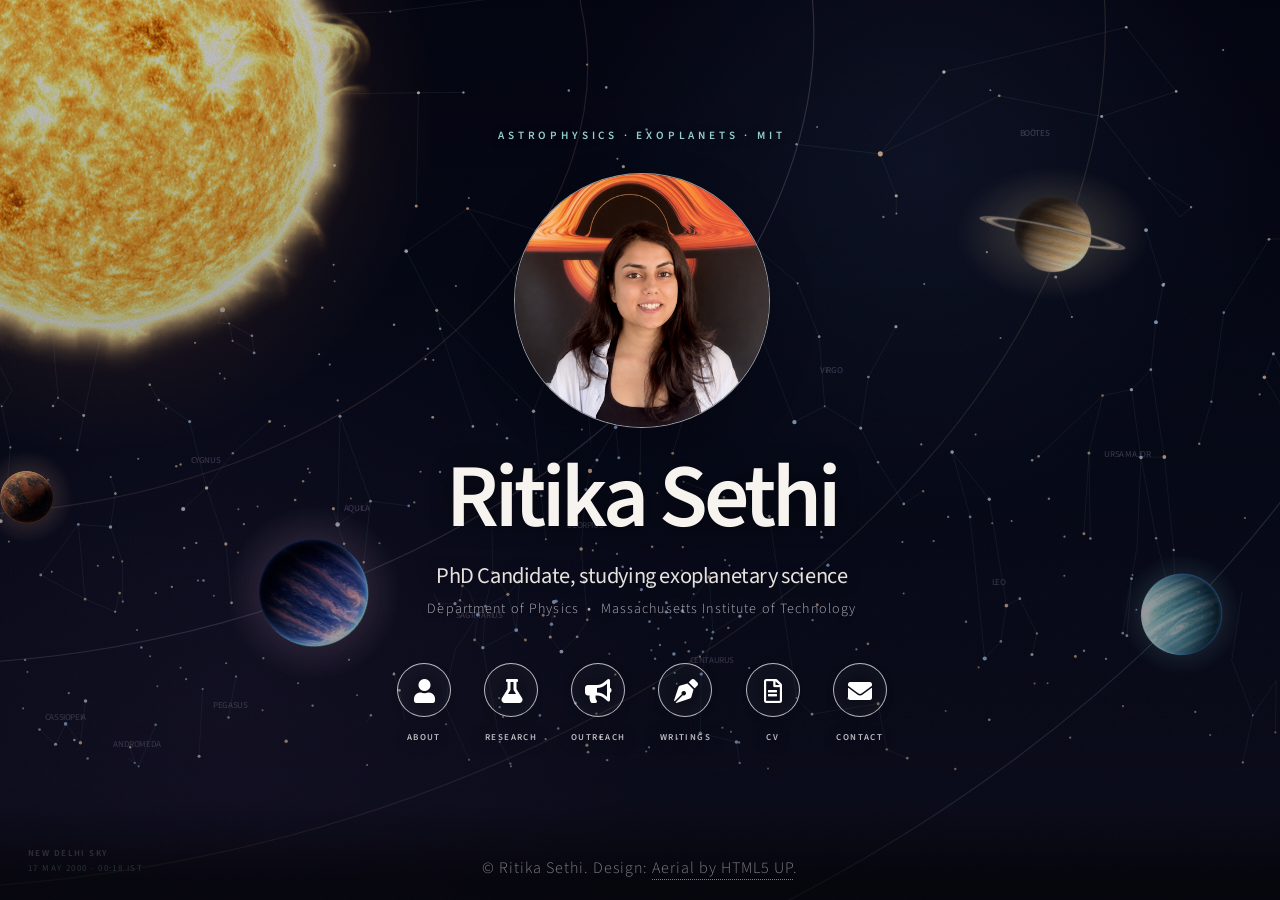
<file: index.html>
<!DOCTYPE HTML>
<!--
	Aerial by HTML5 UP
	html5up.net | @ajlkn
	Free for personal and commercial use under the CCA 3.0 license (html5up.net/license)
	Customized for Ritika Sethi.
-->
<html lang="en">
	<head>
		<title>Ritika Sethi | Exoplanet Researcher at MIT</title>
		<meta charset="utf-8" />
		<meta name="viewport" content="width=device-width, initial-scale=1, user-scalable=no" />
		<meta name="description" content="Ritika Sethi is an MIT Physics PhD candidate researching exoplanet dynamics, planetary evolution, occurrence rates, and orbital architectures." />
		<meta name="author" content="Ritika Sethi" />
		<meta name="robots" content="index, follow, max-image-preview:large" />
		<meta name="theme-color" content="#080b18" />
		<link rel="canonical" href="https://sethiritika.github.io/" />
		<link rel="icon" type="image/png" sizes="64x64" href="assets/images/favicon.png" />
		<link rel="apple-touch-icon" href="assets/images/planet-rocky-display.png" />
		<meta property="og:type" content="profile" />
		<meta property="og:site_name" content="Ritika Sethi" />
		<meta property="og:title" content="Ritika Sethi | Exoplanet Researcher at MIT" />
		<meta property="og:description" content="Research on exoplanet dynamics, planetary evolution, occurrence rates, and orbital architectures." />
		<meta property="og:url" content="https://sethiritika.github.io/" />
		<meta property="og:image" content="https://sethiritika.github.io/assets/images/ritika-profile-v2.png" />
		<meta property="og:image:width" content="900" />
		<meta property="og:image:height" content="900" />
		<meta property="og:image:alt" content="Portrait of Ritika Sethi" />
		<meta property="profile:first_name" content="Ritika" />
		<meta property="profile:last_name" content="Sethi" />
		<meta name="twitter:card" content="summary" />
		<meta name="twitter:title" content="Ritika Sethi | Exoplanet Researcher at MIT" />
		<meta name="twitter:description" content="Research on exoplanet dynamics, planetary evolution, occurrence rates, and orbital architectures." />
		<meta name="twitter:image" content="https://sethiritika.github.io/assets/images/ritika-profile-v2.png" />
		<meta name="twitter:image:alt" content="Portrait of Ritika Sethi" />
		<script type="application/ld+json">
		{
			"@context": "https://schema.org",
			"@type": "ProfilePage",
			"@id": "https://sethiritika.github.io/#profile",
			"url": "https://sethiritika.github.io/",
			"name": "Ritika Sethi | Exoplanet Researcher at MIT",
			"mainEntity": {
				"@type": "Person",
				"@id": "https://sethiritika.github.io/#ritika-sethi",
				"name": "Ritika Sethi",
				"url": "https://sethiritika.github.io/",
				"image": "https://sethiritika.github.io/assets/images/ritika-profile-v2.png",
				"jobTitle": "PhD Candidate in Physics",
				"description": "MIT researcher studying exoplanet dynamics, planetary evolution, occurrence rates, and orbital architectures.",
				"affiliation": [
					{
						"@type": "CollegeOrUniversity",
						"name": "Massachusetts Institute of Technology",
						"url": "https://www.mit.edu/"
					},
					{
						"@type": "Organization",
						"name": "MIT Kavli Institute for Astrophysics and Space Research",
						"url": "https://space.mit.edu/"
					}
				],
				"knowsAbout": [
					"Exoplanets",
					"Planetary dynamics",
					"Planetary evolution",
					"Planet occurrence rates",
					"Orbital architectures"
				],
				"sameAs": [
					"https://scholar.google.com/citations?user=SPMvAXYAAAAJ&hl=en",
					"https://www.linkedin.com/in/ritika-sethi-a97131249/",
					"https://www.instagram.com/prettyqrious/"
				]
			}
		}
		</script>
		<script>if (/^((?!chrome|crios|android|edg).)*safari/i.test(navigator.userAgent)) document.documentElement.classList.add('is-safari');</script>
		<link rel="stylesheet" href="assets/css/main.css" />
		<link rel="stylesheet" href="assets/css/styles.css?v=20260925-2" />
		<noscript><link rel="stylesheet" href="assets/css/noscript.css" /></noscript>
	</head>
	<body class="is-preload">
		<div id="wrapper">
			<div id="bg" aria-hidden="true"></div>
			<canvas id="sky-map" aria-hidden="true"></canvas>
			<div class="sun-glow" aria-hidden="true"></div>
			<img class="realistic-star" src="assets/images/star-realistic-display.png" alt="" aria-hidden="true" decoding="async" />
			<svg class="planetary-lanes" viewBox="0 0 1440 900" preserveAspectRatio="xMidYMid slice" aria-hidden="true" xmlns="http://www.w3.org/2000/svg" xmlns:xlink="http://www.w3.org/1999/xlink">
				<!-- Concentric, gently tilted ellipses centered on the visible Sun at (100, 105). -->
				<path id="lane-rocky" class="orbit-line orbit-line-rocky" d="M 661 6 A 570 390 -10 1 1 -461 204 A 570 390 -10 1 1 661 6" />
				<path id="lane-hot" class="orbit-line orbit-line-hot" d="M 888 -34 A 800 550 -10 1 1 -688 244 A 800 550 -10 1 1 888 -34" />
				<path id="lane-ringed" class="orbit-line orbit-line-ringed" d="M 1173 -84 A 1090 750 -10 1 1 -973 294 A 1090 750 -10 1 1 1173 -84" />
				<path id="lane-ice" class="orbit-line orbit-line-ice" d="M 1548 -150 A 1470 1010 -10 1 1 -1348 360 A 1470 1010 -10 1 1 1548 -150" />
				<defs>
					<radialGradient id="glow-rocky">
						<stop offset="0%" stop-color="#e9a98f" stop-opacity="0.42" />
						<stop offset="100%" stop-color="#e9a98f" stop-opacity="0" />
					</radialGradient>
					<radialGradient id="glow-hot">
						<stop offset="0%" stop-color="#e3a8c5" stop-opacity="0.4" />
						<stop offset="100%" stop-color="#e3a8c5" stop-opacity="0" />
					</radialGradient>
					<radialGradient id="glow-ringed">
						<stop offset="0%" stop-color="#ead39f" stop-opacity="0.34" />
						<stop offset="100%" stop-color="#ead39f" stop-opacity="0" />
					</radialGradient>
					<radialGradient id="glow-ice">
						<stop offset="0%" stop-color="#9ed9e5" stop-opacity="0.38" />
						<stop offset="100%" stop-color="#9ed9e5" stop-opacity="0" />
					</radialGradient>
					<!-- Only the viewport-facing portions are animated; the complete ellipses remain visible above. -->
					<path id="motion-rocky" d="M 651 -33 A 570 390 -10 0 1 -33 499" />
					<path id="motion-hot" d="M 881 -65 A 800 550 -10 0 1 -65 662" />
					<path id="motion-ringed" d="M 1178 -52 A 1090 750 -10 0 1 -78 867" />
					<path id="motion-ice" d="M 1486 294 A 1470 1010 -10 0 1 774 946" />
				</defs>

				<g class="planet-sprite rocky-planet" data-motion-path="motion-rocky" data-travel-time="14">
					<circle class="planet-glow" r="47" fill="url(#glow-rocky)" />
					<image href="assets/images/planet-rocky-display.png" xlink:href="assets/images/planet-rocky-display.png" x="-33" y="-33" width="66" height="66" />
				</g>
				<g class="planet-sprite hot-jupiter" data-motion-path="motion-hot" data-travel-time="19">
					<circle class="planet-glow" r="88" fill="url(#glow-hot)" />
					<image href="assets/images/exoplanet-realistic-display.png" xlink:href="assets/images/exoplanet-realistic-display.png" x="-65" y="-65" width="130" height="130" />
				</g>
				<g class="planet-sprite ringed-planet" data-motion-path="motion-ringed" data-travel-time="24">
					<ellipse class="planet-glow" rx="98" ry="68" fill="url(#glow-ringed)" />
					<image href="assets/images/planet-ringed-display.png" xlink:href="assets/images/planet-ringed-display.png" x="-78" y="-52" width="156" height="104" />
				</g>
				<g class="planet-sprite ice-giant" data-motion-path="motion-ice" data-travel-time="30">
					<circle class="planet-glow" r="61" fill="url(#glow-ice)" />
					<image href="assets/images/planet-ice-giant-display.png" xlink:href="assets/images/planet-ice-giant-display.png" x="-46" y="-46" width="92" height="92" />
				</g>
			</svg>
			<div id="overlay" aria-hidden="true"></div>
			<div id="main">

				<header id="header">
					<p class="eyebrow">Astrophysics · Exoplanets · MIT</p>
					<div class="profile-placeholder">
						<img src="assets/images/ritika-profile-display.png" alt="Portrait of Ritika Sethi in front of black-hole artwork" decoding="async" fetchpriority="high" />
					</div>
					<h1>Ritika Sethi</h1>
					<p class="identity">PhD Candidate, studying exoplanetary science</p>
					<p class="institution">Department of Physics &nbsp;&bull;&nbsp; Massachusetts Institute of Technology</p>
					<nav aria-label="Primary navigation">
						<ul>
							<li><a href="#about" class="icon solid fa-user" aria-label="About" aria-controls="about-panel" aria-expanded="false"><span>About</span></a></li>
							<li><a href="#research" class="icon solid fa-flask" aria-label="Research" aria-controls="research-panel" aria-expanded="false"><span>Research</span></a></li>
							<li><a href="#outreach" class="icon solid fa-bullhorn" aria-label="Outreach" aria-controls="outreach-panel" aria-expanded="false"><span>Outreach</span></a></li>
							<li><a href="#writings" class="icon solid fa-pen-nib" aria-label="Writings" aria-controls="writings-panel" aria-expanded="false"><span>Writings</span></a></li>
							<li><a href="assets/documents/Ritika%20Sethi.pdf" class="icon regular fa-file-alt" aria-label="Open Ritika Sethi’s curriculum vitae" target="_blank" rel="noopener"><span>CV</span></a></li>
							<li><a href="#contact" class="icon solid fa-envelope" aria-label="Contact" aria-controls="contact-panel" aria-expanded="false"><span>Contact</span></a></li>
						</ul>
					</nav>
				</header>

				<footer id="footer">
					<span class="copyright">&copy; Ritika Sethi. Design: <a href="https://html5up.net/aerial">Aerial by HTML5 UP</a>.</span>
				</footer>

			</div>
			<section id="about-panel" class="about-panel-layer" role="dialog" aria-modal="true" aria-labelledby="about-title" aria-hidden="true" inert>
				<article class="about-placard">
					<button class="about-close" type="button" aria-label="Close About panel">&times;</button>
					<p class="about-kicker" id="about-title">About</p>

					<p>I am a PhD candidate at the <strong>Massachusetts Institute of Technology</strong>, where I work with Prof. Sarah Millholland. Before coming to MIT, I completed an integrated Bachelor's and Master's (BS-MS) degree at the <strong>Indian Institute of Science Education and Research (IISER) Berhampur</strong>.</p>

					<p>I am interested in a wide range of problems involving both planets and stars. I'm trying to reconstruct how systems became the way we observe them today. A few questions I have been thinking about recently are:</p>

					<ol class="about-questions">
						<li><strong>How do planets become the mature worlds we observe today?</strong> Mature planets go through billions of years of evolution. I am interested in tracing their histories and understanding which physical processes leave observable imprints on present-day exoplanet populations.</li>
						<li><strong>Can planetary systems survive in some of the densest parts of our Galaxy?</strong> The Nancy Grace Roman Space Telescope has made me think more about stars and planets in the Galactic bulge. I am trying to understand how dense stellar environments reshape binaries and planetary systems.</li>
						<li><strong>Why are some exoplanets so bizarre?</strong> I have a soft spot for the strange planets: highly misaligned, eccentric, and unexpectedly inflated or puffy ones. I like thinking about the dynamical, interior, tidal, and atmospheric evolution that make them so unusual.</li>
						<li><strong>Know thy planet, know thy star.</strong> We cannot fully understand planets without understanding their host stars. Binary stars offer an enormous playground for dynamics. I like working on both wide binaries that can drive dramatic orbital evolution in planets and close binaries that evolve through tidal synchronization, circularization, and spin-orbit alignment.</li>
						<li><strong>What shapes planetary outflows (a closer look)?</strong> Planetary outflows are complex. Their structure and evolution depend on stellar irradiation, heating and cooling, ionization, hydrodynamics, and the gravitational and tidal fields in which the planet is embedded. I enjoy using hydrodynamic simulations to study this complexity, and I am especially interested in how outflows feed back on orbital evolution through angular-momentum transport, reaccretion, and torques from asymmetric tails.</li>
					</ol>

					<p>Feel free to reach out if you'd like to talk about any of these questions or related topics!</p>
					<p>Outside of science, I enjoy sports, hiking with friends, arts and crafts, and eating good food. If you'd like a glimpse of some of my side quests, here are a few fun snapshots.</p>

					<div class="sidequest-grid" aria-label="Life outside science galleries">
						<button class="sidequest-tile" type="button" data-sidequest="sports" data-title="Sports &amp; hikes">
							<span class="sidequest-photo"><img data-src="assets/images/thumb-sports.jpg" alt="Ritika hiking along a snowy forest trail" decoding="async" /></span>
							<span class="sidequest-label"><strong>Sports &amp; hikes</strong><em>Click to see more</em></span>
						</button>
						<button class="sidequest-tile" type="button" data-sidequest="art" data-title="Art &amp; crafts">
							<span class="sidequest-photo"><img data-src="assets/images/thumb-art-layers-of-her.jpg" alt="A colorful abstract portrait painting with flowing layers of blue, green, red, and purple" decoding="async" /></span>
							<span class="sidequest-label"><strong>Art &amp; crafts</strong><em>Click to see more</em></span>
						</button>
						<button class="sidequest-tile" type="button" data-sidequest="food" data-title="Good food">
							<span class="sidequest-photo"><img data-src="assets/images/thumb-food.jpg" alt="A plated restaurant dish with mushroom risotto and dark fruit garnish" decoding="async" /></span>
							<span class="sidequest-label"><strong>Good food</strong><em>Click to see more</em></span>
						</button>
					</div>
				</article>
				<div class="sidequest-lightbox" aria-hidden="true" inert>
					<div class="sidequest-lightbox-card" role="region" aria-labelledby="sidequest-lightbox-title">
						<button class="sidequest-lightbox-close" type="button" aria-label="Close gallery preview">&times;</button>
						<h3 id="sidequest-lightbox-title">Gallery</h3>
						<div class="sidequest-location-view" hidden>
							<p class="sidequest-location-intro">Choose a location to see its photos.</p>
							<div class="sidequest-location-grid">
								<button class="sidequest-location-card" type="button" data-album="alton-bay">
									<span class="sidequest-location-photo"><img data-src="assets/images/thumb-alton-bay.jpg" alt="Ritika at a lake overlook on Mount Major" decoding="async" /></span>
									<span class="sidequest-location-label">
										<span class="sidequest-location-copy"><strong>Mount Major</strong><em>New Hampshire · View photos</em></span>
										<span class="sidequest-location-arrow" aria-hidden="true">&rarr;</span>
									</span>
								</button>
								<button class="sidequest-location-card" type="button" data-album="yosemite">
									<span class="sidequest-location-photo"><img data-src="assets/images/thumb-yosemite.jpg" alt="A star-filled night sky above silhouetted trees in Yosemite National Park" decoding="async" /></span>
									<span class="sidequest-location-label">
										<span class="sidequest-location-copy"><strong>Yosemite National Park</strong><em>California · View photos</em></span>
										<span class="sidequest-location-arrow" aria-hidden="true">&rarr;</span>
									</span>
								</button>
								<button class="sidequest-location-card" type="button" data-album="minute-man">
									<span class="sidequest-location-photo"><img data-src="assets/images/thumb-minute-man.jpg" alt="Ritika standing on the North Bridge at sunset in Minute Man National Historical Park" decoding="async" /></span>
									<span class="sidequest-location-label">
										<span class="sidequest-location-copy"><strong>Minute Man National Historical Park</strong><em>Concord · View photos</em></span>
										<span class="sidequest-location-arrow" aria-hidden="true">&rarr;</span>
									</span>
								</button>
								<button class="sidequest-location-card" type="button" data-album="finger-lakes">
									<span class="sidequest-location-photo"><img class="photo-subtle-brightness" data-src="assets/images/thumb-finger-lakes.jpg" alt="Taughannock Falls descending into a forested gorge in the Finger Lakes" decoding="async" /></span>
									<span class="sidequest-location-label">
										<span class="sidequest-location-copy"><strong>Finger Lakes</strong><em>New York · View photos</em></span>
										<span class="sidequest-location-arrow" aria-hidden="true">&rarr;</span>
									</span>
								</button>
								<button class="sidequest-location-card" type="button" data-album="snow-mountains">
									<span class="sidequest-location-photo"><img data-src="assets/images/thumb-snow-mountains.jpg" alt="An autumn forest stream winding through exposed tree roots and rocks" decoding="async" /></span>
									<span class="sidequest-location-label">
										<span class="sidequest-location-copy"><strong>Snow Mountains</strong><em>North Conway, New Hampshire · View photos</em></span>
										<span class="sidequest-location-arrow" aria-hidden="true">&rarr;</span>
									</span>
								</button>
								<button class="sidequest-location-card" type="button" data-album="middlesex-fells">
									<span class="sidequest-location-photo"><img data-src="assets/images/thumb-middlesex-fells-water.jpg" alt="A calm reservoir bordered by green trees and exposed rock" decoding="async" /></span>
									<span class="sidequest-location-label">
										<span class="sidequest-location-copy"><strong>Middlesex Fells</strong><em>Massachusetts · View photos</em></span>
										<span class="sidequest-location-arrow" aria-hidden="true">&rarr;</span>
									</span>
								</button>
								<button class="sidequest-location-card" type="button" data-album="franconia">
									<span class="sidequest-location-photo"><img data-src="assets/images/thumb-franconia.jpg" alt="Ritika hiking along a snowy forest trail in Franconia Notch State Park" decoding="async" /></span>
									<span class="sidequest-location-label">
										<span class="sidequest-location-copy"><strong>Franconia Notch State Park</strong><em>New Hampshire · View photos</em></span>
										<span class="sidequest-location-arrow" aria-hidden="true">&rarr;</span>
									</span>
								</button>
								<button class="sidequest-location-card" type="button" data-album="blue-hills">
									<span class="sidequest-location-photo"><img data-src="assets/images/thumb-blue-hills.jpg" alt="Ritika making bubbles outdoors at Blue Hills" decoding="async" /></span>
									<span class="sidequest-location-label">
										<span class="sidequest-location-copy"><strong>Blue Hills</strong><em>Milton, Massachusetts · View photos</em></span>
										<span class="sidequest-location-arrow" aria-hidden="true">&rarr;</span>
									</span>
								</button>
								<button class="sidequest-location-card" type="button" data-album="fore-river">
									<span class="sidequest-location-photo"><img data-src="assets/images/thumb-fore-river.jpg" alt="Friends gathered beside a rocky stream in the forest" decoding="async" /></span>
									<span class="sidequest-location-label">
										<span class="sidequest-location-copy"><strong>Fore River Sanctuary</strong><em>Portland · View photos</em></span>
										<span class="sidequest-location-arrow" aria-hidden="true">&rarr;</span>
									</span>
								</button>
							</div>
						</div>
						<div class="sidequest-art-view" hidden>
							<p class="sidequest-location-intro">Choose an artwork to see the larger image.</p>
							<div class="sidequest-location-grid">
								<button class="sidequest-location-card sidequest-art-card" type="button" data-art-index="0">
									<span class="sidequest-location-photo"><img data-src="assets/images/thumb-art-first-painting.jpg" alt="A night-sky painting with silhouetted branches and three birds" decoding="async" /></span>
									<span class="sidequest-location-label"><span class="sidequest-location-copy"><strong>First attempt to paint</strong><em>View artwork</em></span><span class="sidequest-location-arrow" aria-hidden="true">&rarr;</span></span>
								</button>
								<button class="sidequest-location-card sidequest-art-card" type="button" data-art-index="1">
									<span class="sidequest-location-photo"><img data-src="assets/images/thumb-art-layers-of-her.jpg" alt="A colorful abstract portrait painting with flowing layers of blue, green, red, and purple" decoding="async" /></span>
									<span class="sidequest-location-label"><span class="sidequest-location-copy"><strong>Layers of Her</strong><em>View artwork</em></span><span class="sidequest-location-arrow" aria-hidden="true">&rarr;</span></span>
								</button>
								<button class="sidequest-location-card sidequest-art-card" type="button" data-art-index="3">
									<span class="sidequest-location-photo"><img data-src="assets/images/thumb-art-cherry-blossom-castle.jpg" alt="An illuminated cherry blossom castle model displayed beneath a glass dome" decoding="async" /></span>
									<span class="sidequest-location-label"><span class="sidequest-location-copy"><strong>Building a Cherry Blossom Castle</strong><em>View artwork</em></span><span class="sidequest-location-arrow" aria-hidden="true">&rarr;</span></span>
								</button>
								<button class="sidequest-location-card sidequest-art-card" type="button" data-art-index="7">
									<span class="sidequest-location-photo"><img data-src="assets/images/thumb-art-large-sky.jpg" alt="A blue night-sky painting with a large tree, a purple moon, and two small figures" decoding="async" /></span>
									<span class="sidequest-location-label"><span class="sidequest-location-copy"><strong>A small scene under a very large sky.</strong><em>View artwork</em></span><span class="sidequest-location-arrow" aria-hidden="true">&rarr;</span></span>
								</button>
								<button class="sidequest-location-card sidequest-art-card" type="button" data-art-index="4">
									<span class="sidequest-location-photo"><img data-src="assets/images/thumb-art-rangoli-straight.jpg" alt="A colorful handmade peacock rangoli arranged on a tiled floor" decoding="async" /></span>
									<span class="sidequest-location-label"><span class="sidequest-location-copy"><strong>Rangoli — celebrating festivals in color</strong><em>View artwork</em></span><span class="sidequest-location-arrow" aria-hidden="true">&rarr;</span></span>
								</button>
								<button class="sidequest-location-card sidequest-art-card" type="button" data-art-index="2">
									<span class="sidequest-location-photo"><img data-src="assets/images/thumb-art-original-brighter.jpg" alt="Colorful abstract artwork with bright organic shapes on a black background" decoding="async" /></span>
									<span class="sidequest-location-label"><span class="sidequest-location-copy"><strong>What do you see here? I see trees.</strong><em>View artwork</em></span><span class="sidequest-location-arrow" aria-hidden="true">&rarr;</span></span>
								</button>
								<button class="sidequest-location-card sidequest-art-card" type="button" data-art-index="5">
									<span class="sidequest-location-photo"><img data-src="assets/images/thumb-art-kid-again.jpg" alt="A colorful hand-drawn space scene with an astronaut, spaceship, planets, and meteors" decoding="async" /></span>
									<span class="sidequest-location-label"><span class="sidequest-location-copy"><strong>Being a kid again</strong><em>View artwork</em></span><span class="sidequest-location-arrow" aria-hidden="true">&rarr;</span></span>
								</button>
								<button class="sidequest-location-card sidequest-art-card" type="button" data-art-index="6">
									<span class="sidequest-location-photo"><img data-src="assets/images/thumb-art-hold-on-sketch-clear.jpg" alt="A pencil sketch of a child holding an adult’s finger" decoding="async" /></span>
									<span class="sidequest-location-label"><span class="sidequest-location-copy"><strong>I’ll always hold on to you. ♡</strong><em>View artwork</em></span><span class="sidequest-location-arrow" aria-hidden="true">&rarr;</span></span>
								</button>
							</div>
						</div>
						<div class="sidequest-food-view" hidden>
							<p class="sidequest-location-intro">Choose a dish to see its photos.</p>
							<div class="sidequest-location-grid">
								<button class="sidequest-location-card sidequest-food-card" type="button" data-food-album="chokhi-dhani">
									<span class="sidequest-location-photo"><img data-src="assets/images/thumb-food-chokhi-dhani.jpg" alt="Ritika and her friend enjoying Rajasthani thalis at Chokhi Dhani" decoding="async" /></span>
									<span class="sidequest-location-label"><span class="sidequest-location-copy"><strong>Rajasthani Thali at Chokhi Dhani.</strong><em>View photos</em></span><span class="sidequest-location-arrow" aria-hidden="true">&rarr;</span></span>
								</button>
								<button class="sidequest-location-card sidequest-food-card" type="button" data-food-album="food-original">
									<span class="sidequest-location-photo"><img data-src="assets/images/thumb-food.jpg" alt="A plated duck dish with mushroom risotto and dark fruit garnish" decoding="async" /></span>
									<span class="sidequest-location-label"><span class="sidequest-location-copy"><strong>No words — Mistral, Back Bay, Boston.</strong><em>View photo</em></span><span class="sidequest-location-arrow" aria-hidden="true">&rarr;</span></span>
								</button>
								<button class="sidequest-location-card sidequest-food-card" type="button" data-food-album="turkey-breakfast">
									<span class="sidequest-location-photo"><img data-src="assets/images/thumb-food-turkey.jpg" alt="A colorful Turkish breakfast spread arranged across a red table covering" decoding="async" /></span>
									<span class="sidequest-location-label"><span class="sidequest-location-copy"><strong>One of my favorite things about Turkey</strong><em>View photo</em></span><span class="sidequest-location-arrow" aria-hidden="true">&rarr;</span></span>
								</button>
								<button class="sidequest-location-card sidequest-food-card" type="button" data-food-album="pav-bhaji">
									<span class="sidequest-location-photo"><img data-src="assets/images/thumb-food-pav-bhaji.jpg" alt="Homemade pav bhaji surrounded by toasted bread rolls" decoding="async" /></span>
									<span class="sidequest-location-label"><span class="sidequest-location-copy"><strong>Homemade Pav Bhaji</strong><em>View photos</em></span><span class="sidequest-location-arrow" aria-hidden="true">&rarr;</span></span>
								</button>
								<button class="sidequest-location-card sidequest-food-card" type="button" data-food-album="zinnekens-waffles">
									<span class="sidequest-location-photo"><img data-src="assets/images/thumb-food-zinnekens-waffles.jpg" alt="Waffles topped with banana, chocolate and caramel sauces, ice cream, and whipped cream" decoding="async" /></span>
									<span class="sidequest-location-label"><span class="sidequest-location-copy"><strong>Best waffles I’ve ever had!</strong><em>View photo</em></span><span class="sidequest-location-arrow" aria-hidden="true">&rarr;</span></span>
								</button>
								<button class="sidequest-location-card sidequest-food-card" type="button" data-food-album="old-delhi">
									<span class="sidequest-location-photo"><img data-src="assets/images/thumb-food-old-delhi.jpg" alt="Nalli nihari, khamiri roti, and chicken biryani served with onions, radishes, lime, and chutney" decoding="async" /></span>
									<span class="sidequest-location-label"><span class="sidequest-location-copy"><strong>Old Delhi on a plate.</strong><em>View photo</em></span><span class="sidequest-location-arrow" aria-hidden="true">&rarr;</span></span>
								</button>
								<button class="sidequest-location-card sidequest-food-card" type="button" data-food-album="butter-chicken-naan">
									<span class="sidequest-location-photo"><img data-src="assets/images/thumb-food-butter-chicken-naan.jpg" alt="Homemade butter chicken served with naan around a dining table" decoding="async" /></span>
									<span class="sidequest-location-label"><span class="sidequest-location-copy"><strong>Homemade butter chicken and naan</strong><em>View photo</em></span><span class="sidequest-location-arrow" aria-hidden="true">&rarr;</span></span>
								</button>
								<button class="sidequest-location-card sidequest-food-card" type="button" data-food-album="dilli-momos">
									<span class="sidequest-location-photo"><img data-src="assets/images/thumb-food-dilli-momos.jpg" alt="A plate of seasoned Delhi momos served with red and white sauces" decoding="async" /></span>
									<span class="sidequest-location-label"><span class="sidequest-location-copy"><strong>Nothing beats Dilli ke Momos &lt;3</strong><em>View photo</em></span><span class="sidequest-location-arrow" aria-hidden="true">&rarr;</span></span>
								</button>
								<button class="sidequest-location-card sidequest-food-card" type="button" data-food-album="aaloo-kachodi">
									<span class="sidequest-location-photo"><img data-src="assets/images/thumb-food-aaloo-kachodi.jpg" alt="Two homemade potato kachodis served with potato curry" decoding="async" /></span>
									<span class="sidequest-location-label"><span class="sidequest-location-copy"><strong>Homemade aaloo (potato) kachodi</strong><em>View photo</em></span><span class="sidequest-location-arrow" aria-hidden="true">&rarr;</span></span>
								</button>
							</div>
						</div>
						<div class="sidequest-album-view">
							<button class="sidequest-gallery-back" type="button" hidden>&larr; All locations</button>
							<div class="sidequest-lightbox-media">
								<button class="sidequest-gallery-nav sidequest-gallery-prev" type="button" aria-label="Previous photo">&#8249;</button>
								<img class="sidequest-lightbox-image" src="assets/images/thumb-sports.jpg" alt="Ritika hiking along a snowy forest trail" decoding="async" />
								<button class="sidequest-gallery-nav sidequest-gallery-next" type="button" aria-label="Next photo">&#8250;</button>
							</div>
							<p class="sidequest-lightbox-caption">Winter hike</p>
							<p class="sidequest-lightbox-counter" aria-live="polite">1 / 1</p>
						</div>
					</div>
				</div>
			</section>
			<section id="research-panel" class="about-panel-layer research-panel-layer" role="dialog" aria-modal="true" aria-labelledby="research-title" aria-hidden="true" inert>
				<article class="about-placard research-placard">
					<button class="about-close research-close" type="button" aria-label="Close Research panel">&times;</button>
					<p class="about-kicker" id="research-title">Research</p>

					<div class="research-intro">
						<p>Here are a few snapshots of the research I’ve been working on and the questions I’ve been thinking about.</p>
						<p class="research-publications">For a complete list of my publications, see <a href="https://ui.adsabs.harvard.edu/public-libraries/SGVfj--USyupX41MkSkURA" target="_blank" rel="noopener noreferrer">NASA ADS</a> or <a href="https://scholar.google.com/citations?user=SPMvAXYAAAAJ&amp;hl=en" target="_blank" rel="noopener noreferrer">Google Scholar</a>.</p>
					</div>

					<div class="research-features">
						<article class="research-feature research-feature--evolution">
							<div class="research-card-inner">
								<div class="research-card-face research-card-front">
									<h3 class="research-feature-title--long">Tracing the evolutionary histories of exoplanetary systems.</h3>
									<button class="research-figure research-figure--full research-card-turn" type="button" aria-label="Read the motivation for tracing the evolutionary histories of exoplanetary systems" aria-pressed="false">
										<img src="assets/images/research-evolutionary-histories.webp" alt="Diagram connecting planetary orbital misalignment and tidal heating with occurrence-rate measurements across young, intermediate, and old planetary populations" loading="lazy" decoding="async" />
									</button>
									<div class="research-card-footer">
										<div class="research-links research-paper-links" aria-label="Relevant papers for tracing the evolutionary histories of exoplanetary systems">
											<span class="research-links-label">Relevant papers:</span>
											<a href="https://ui.adsabs.harvard.edu/abs/2025ApJ...988..247S/abstract" target="_blank" rel="noopener noreferrer">Sethi &amp; Millholland 2025</a>
											<a href="https://ui.adsabs.harvard.edu/abs/2026arXiv260920611S/abstract" target="_blank" rel="noopener noreferrer">Sethi, Millholland &amp; Hallatt 2026</a>
											<a href="#" aria-disabled="true" data-placeholder-link>Code coming soon</a>
										</div>
										<button class="research-turn-prompt research-card-turn" type="button">Read the bigger picture <span aria-hidden="true">↻</span></button>
									</div>
								</div>
								<div class="research-card-face research-card-back" aria-hidden="true" inert>
									<h3 class="research-feature-title--long">Tracing the evolutionary histories of exoplanetary systems.</h3>
									<p>Mature planetary systems often carry hidden imprints of the pathways that shaped them. Their orbital architectures—particularly highly misaligned or eccentric orbits—can preserve clues about a dynamically violent past. I use theoretical models to reconstruct these histories and understand the origins of unusual architectures, including the effects of gravitational perturbations from other planets or stellar companions on planetary orbits. I am also interested in how the subsequent tidal evolution of these systems can reshape not only a planet’s orbit, but also its physical properties—for example, tidal heating can inflate a planet’s radius and lower its density.</p>
									<p>A complementary question is how the broader planet population evolves with time. Much of what we know about small planets comes from mature systems, giving us primarily the end state after billions of years of evolution. Some of the first occurrence-rate measurements around young stars are now providing snapshots of planetary populations at earlier stages, allowing us to ask how those populations transform with age. I develop computationally efficient models that follow atmospheric mass loss, thermal evolution, and orbital dynamics in a coupled way—an approach that remains relatively unexplored—to understand how these interdependent physical processes sculpt young planets into the mature populations we observe today.</p>
									<button class="research-turn-prompt research-card-turn" type="button">Return to the figure <span aria-hidden="true">↺</span></button>
								</div>
							</div>
						</article>

						<article class="research-feature">
							<div class="research-card-inner">
								<div class="research-card-face research-card-front">
									<h3>The 3D Hydrodynamics of Planetary Outflows</h3>
									<button class="research-figure research-figure-placeholder research-card-turn" type="button" aria-label="Read the motivation for The 3D Hydrodynamics of Planetary Outflows" aria-pressed="false"><span>Figure coming soon</span></button>
									<div class="research-links" aria-label="Links for The 3D Hydrodynamics of Planetary Outflows">
										<a href="#" aria-disabled="true" data-placeholder-link>Publication details coming soon</a>
										<a href="#" aria-disabled="true" data-placeholder-link>Code coming soon</a>
									</div>
									<button class="research-turn-prompt research-card-turn" type="button">Read the bigger picture <span aria-hidden="true">↻</span></button>
								</div>
								<div class="research-card-face research-card-back" aria-hidden="true" inert>
									<h3>The 3D Hydrodynamics of Planetary Outflows</h3>
									<p>Planetary outflows are shaped by stellar irradiation, heating and cooling, ionization, hydrodynamics, and the gravitational and tidal fields in which the planet is embedded. I use 3D hydrodynamic simulations to study the structure of these outflows and how they may feed back on orbital evolution through angular-momentum transport, reaccretion, and asymmetric torques.</p>
									<button class="research-turn-prompt research-card-turn" type="button">Return to the figure <span aria-hidden="true">↺</span></button>
								</div>
							</div>
						</article>

						<article class="research-feature">
							<div class="research-card-inner">
								<div class="research-card-face research-card-front">
									<h3>Planets in a Galactic Context</h3>
									<button class="research-figure research-figure-placeholder research-card-turn" type="button" aria-label="Read the motivation for Planets in a Galactic Context" aria-pressed="false"><span>Figure coming soon</span></button>
									<div class="research-links" aria-label="Links for Planets in a Galactic Context">
										<a href="#" aria-disabled="true" data-placeholder-link>Project details coming soon</a>
										<a href="#" aria-disabled="true" data-placeholder-link>Code coming soon</a>
									</div>
									<button class="research-turn-prompt research-card-turn" type="button">Read the bigger picture <span aria-hidden="true">↻</span></button>
								</div>
								<div class="research-card-face research-card-back" aria-hidden="true" inert>
									<h3>Planets in a Galactic Context</h3>
									<p>Planetary systems do not evolve in isolation. I am interested in how the broader Galactic environment—especially dense stellar regions such as the Galactic bulge—can alter binaries and planetary systems through repeated stellar encounters and long-term dynamical evolution.</p>
									<button class="research-turn-prompt research-card-turn" type="button">Return to the figure <span aria-hidden="true">↺</span></button>
								</div>
							</div>
						</article>

						<article class="research-feature">
							<div class="research-card-inner">
								<div class="research-card-face research-card-front">
									<h3>Tidal Evolution in Binary Stars</h3>
									<button class="research-figure research-figure-placeholder research-card-turn" type="button" aria-label="Read the motivation for Tidal Evolution in Binary Stars" aria-pressed="false"><span>Figure coming soon</span></button>
									<div class="research-links" aria-label="Links for Tidal Evolution in Binary Stars">
										<a href="#" aria-disabled="true" data-placeholder-link>Publication details coming soon</a>
									</div>
									<button class="research-turn-prompt research-card-turn" type="button">Read the bigger picture <span aria-hidden="true">↻</span></button>
								</div>
								<div class="research-card-face research-card-back" aria-hidden="true" inert>
									<h3>Tidal Evolution in Binary Stars</h3>
									<p>Binary stars provide a rich laboratory for studying long-term dynamical evolution. I am interested in how tides drive synchronization, circularization, and spin-orbit evolution in close binaries, and how wider stellar companions can trigger strong dynamical changes in planetary systems.</p>
									<button class="research-turn-prompt research-card-turn" type="button">Return to the figure <span aria-hidden="true">↺</span></button>
								</div>
							</div>
						</article>
					</div>
				</article>
			</section>
			<section id="outreach-panel" class="about-panel-layer coming-soon-panel-layer" role="dialog" aria-modal="true" aria-labelledby="outreach-title" aria-hidden="true" inert>
				<article class="about-placard coming-soon-placard">
					<button class="about-close coming-soon-close" type="button" aria-label="Close Outreach panel">&times;</button>
					<h2 id="outreach-title">Coming soon.</h2>
				</article>
			</section>
			<section id="writings-panel" class="about-panel-layer coming-soon-panel-layer" role="dialog" aria-modal="true" aria-labelledby="writings-title" aria-hidden="true" inert>
				<article class="about-placard coming-soon-placard">
					<button class="about-close coming-soon-close" type="button" aria-label="Close Writings panel">&times;</button>
					<h2 id="writings-title">Coming soon.</h2>
				</article>
			</section>
			<section id="contact-panel" class="about-panel-layer contact-panel-layer" role="dialog" aria-modal="true" aria-labelledby="contact-title" aria-hidden="true" inert>
				<article class="about-placard contact-placard">
					<button class="about-close contact-close" type="button" aria-label="Close Contact panel">&times;</button>
					<p class="about-kicker">Contact</p>
					<div class="contact-layout">
						<div class="contact-primary">
							<div class="contact-intro">
								<h2 id="contact-title">Get in touch</h2>
								<p>I'm always happy to talk about science, dynamics, collaborations, or science communication.</p>
							</div>
							<nav class="contact-links" aria-label="Contact and social links">
								<a class="contact-link" href="mailto:rsethi@mit.edu" aria-label="Email Ritika Sethi at rsethi@mit.edu">
									<span class="contact-link-icon fas fa-envelope" aria-hidden="true"></span>
									<span><strong>Email</strong><small>rsethi@mit.edu</small></span>
								</a>
								<a class="contact-link" href="https://www.linkedin.com/in/ritika-sethi-a97131249?utm_source=share_via&amp;utm_content=profile&amp;utm_medium=member_ios" target="_blank" rel="noopener noreferrer" aria-label="Connect with Ritika Sethi on LinkedIn">
									<span class="contact-link-icon fab fa-linkedin-in" aria-hidden="true"></span>
									<span><strong>LinkedIn</strong><small>Connect with me</small></span>
								</a>
								<a class="contact-link" href="https://www.instagram.com/prettyqrious/" target="_blank" rel="noopener noreferrer" aria-label="Visit PrettyQrious on Instagram">
									<span class="contact-link-icon fab fa-instagram" aria-hidden="true"></span>
									<span><strong>PrettyQrious</strong><small>Science communication &amp; astronomy</small></span>
								</a>
							</nav>
						</div>
					</div>
				</article>
			</section>
			<p class="sky-caption" aria-hidden="true"><span>New Delhi sky</span><time id="sky-time">17 May 2000 · 00:00 IST</time></p>
			<p class="constellation-tooltip" aria-hidden="true"></p>
		</div>
		<script src="assets/js/sky-data.js"></script>
		<script src="assets/js/sky.js"></script>
		<script>
			(function animatePlanetsFromRandomPhases() {
				const reducedMotion = window.matchMedia('(prefers-reduced-motion: reduce)').matches;
				const isSafari = document.documentElement.classList.contains('is-safari');
				// Planet transforms are inexpensive; 24–30 FPS keeps their paths fluid
				// while avoiding unnecessary 60 FPS SVG updates.
				const planetFrameInterval = isSafari ? 42 : 33;
				const phaseSlots = [0.08, 0.31, 0.56, 0.81]
					.map(phase => phase + (Math.random() - 0.5) * 0.1);

				for (let index = phaseSlots.length - 1; index > 0; index -= 1) {
					const swapIndex = Math.floor(Math.random() * (index + 1));
					[phaseSlots[index], phaseSlots[swapIndex]] = [phaseSlots[swapIndex], phaseSlots[index]];
				}

				const planets = Array.from(document.querySelectorAll('.planet-sprite')).map((planet, index) => {
					const path = document.getElementById(planet.dataset.motionPath);
					const image = planet.querySelector('image');
					const travelTime = Number.parseFloat(planet.dataset.travelTime);
					const pathLength = path.getTotalLength();
					const faceRotation = Math.random() * 360;

					image.setAttribute('transform', `rotate(${faceRotation.toFixed(1)})`);
					return { planet, path, pathLength, travelTime, phase: phaseSlots[index] };
				});

				const startedAt = performance.now();
				let lastPlanetFrame = -Infinity;
				function renderPlanets(now) {
					const paused = document.hidden || document.body.classList.contains('modal-open');
					if (!paused && now - lastPlanetFrame >= planetFrameInterval) {
						planets.forEach(({ planet, path, pathLength, travelTime, phase }) => {
							const cycleTime = travelTime + 0.5;
							const elapsed = ((now - startedAt) / 1000 + phase * travelTime) % cycleTime;
							const progress = Math.min(elapsed / travelTime, 1);
							const point = path.getPointAtLength(pathLength * progress);
							planet.setAttribute('transform', `translate(${point.x.toFixed(2)} ${point.y.toFixed(2)})`);
						});
						lastPlanetFrame = now;
					}

					if (!reducedMotion) {
						window.requestAnimationFrame(renderPlanets);
					}
				}

				renderPlanets(startedAt);
			})();

			(function setUpAboutPanel() {
				const trigger = document.querySelector('[aria-controls="about-panel"]');
				const panel = document.getElementById('about-panel');
				const closeButton = panel.querySelector('.about-close');
				const main = document.getElementById('main');
				const placard = panel.querySelector('.about-placard');
				const sidequestTiles = Array.from(panel.querySelectorAll('.sidequest-tile'));
				const lightbox = panel.querySelector('.sidequest-lightbox');
				const lightboxCard = panel.querySelector('.sidequest-lightbox-card');
				const lightboxClose = panel.querySelector('.sidequest-lightbox-close');
				const lightboxTitle = panel.querySelector('#sidequest-lightbox-title');
				const lightboxImage = panel.querySelector('.sidequest-lightbox-image');
				const lightboxCaption = panel.querySelector('.sidequest-lightbox-caption');
				const lightboxCounter = panel.querySelector('.sidequest-lightbox-counter');
				const previousPhoto = panel.querySelector('.sidequest-gallery-prev');
				const nextPhoto = panel.querySelector('.sidequest-gallery-next');
				const locationView = panel.querySelector('.sidequest-location-view');
				const artView = panel.querySelector('.sidequest-art-view');
				const foodView = panel.querySelector('.sidequest-food-view');
				const albumView = panel.querySelector('.sidequest-album-view');
				const locationCards = Array.from(panel.querySelectorAll('.sidequest-location-card'));
				const artCards = Array.from(panel.querySelectorAll('.sidequest-art-card'));
				const foodCards = Array.from(panel.querySelectorAll('.sidequest-food-card'));
				const galleryBack = panel.querySelector('.sidequest-gallery-back');
				const galleries = {
					franconia: [
						{ src: 'assets/images/sidequest-franconia-hike.jpg', alt: 'Ritika hiking along a snowy forest trail in Franconia Notch State Park', caption: 'Franconia Notch State Park, New Hampshire' },
						{ src: 'assets/images/sidequest-franconia-stream.jpg', alt: 'A stream winding through a snow-covered forest in Franconia Notch State Park', caption: 'Franconia Notch State Park, New Hampshire' }
					],
					'fore-river': [
						{ src: 'assets/images/sidequest-fore-river-group.jpg', alt: 'Friends gathered beside a rocky stream in the forest', caption: 'Fore River Sanctuary, Portland' },
						{ src: 'assets/images/sidequest-fore-river-falls.jpg', alt: 'A small waterfall flowing over dark rocks beneath a green forest canopy', caption: 'Fore River Sanctuary, Portland' }
					],
					yosemite: [
						{ src: 'assets/images/sidequest-yosemite-stars.jpg', alt: 'A star-filled night sky above silhouetted trees in Yosemite National Park', caption: 'Yosemite National Park, California' },
						{ src: 'assets/images/sidequest-yosemite-falls-night.jpg', alt: 'Yosemite Falls and granite cliffs beneath a star-filled night sky', caption: 'Yosemite National Park, California' }
					],
					'finger-lakes': [
						{ src: 'assets/images/sidequest-finger-lakes-taughannock.jpg', alt: 'Taughannock Falls descending into a forested gorge in the Finger Lakes', caption: 'Taughannock Falls · Finger Lakes, New York', brighten: true },
						{ src: 'assets/images/sidequest-finger-lakes-ithaca-falls.jpg', alt: 'A broad waterfall cascading over layered rock in the Finger Lakes', caption: 'Finger Lakes, New York' }
					],
					'snow-mountains': [
						{ src: 'assets/images/sidequest-snow-mountains-stream.jpg', alt: 'An autumn forest stream winding through exposed tree roots and rocks', caption: 'Snow Mountains · North Conway, New Hampshire' },
						{ src: 'assets/images/sidequest-snow-mountains-overlook.jpg', alt: 'A broad mountain view beneath a clear blue sky near North Conway', caption: 'Snow Mountains · North Conway, New Hampshire' },
						{ src: 'assets/images/sidequest-snow-mountains-waterfall.jpg', alt: 'A waterfall framed by colorful autumn foliage in the mountains', caption: 'Snow Mountains · North Conway, New Hampshire' }
					],
					'minute-man': [
						{ src: 'assets/images/sidequest-minute-man-portrait.jpg', alt: 'Ritika standing on the North Bridge at sunset in Minute Man National Historical Park', caption: 'Minute Man National Historical Park · Concord' },
						{ src: 'assets/images/sidequest-minute-man-river.jpg', alt: 'A quiet river bordered by leafless trees beneath a clear blue sky', caption: 'Minute Man National Historical Park · Concord' },
						{ src: 'assets/images/sidequest-minute-man-sunset.jpg', alt: 'The North Bridge and river silhouetted against a golden sunset', caption: 'Minute Man National Historical Park · Concord' }
					],
					'middlesex-fells': [
						{ src: 'assets/images/sidequest-middlesex-fells-reservoir.jpg', alt: 'A calm reservoir bordered by green trees and exposed rock', caption: 'Middlesex Fells, Massachusetts' },
						{ src: 'assets/images/sidequest-middlesex-fells-hilltop.jpg', alt: 'A green hilltop view overlooking the towns surrounding Middlesex Fells', caption: 'Middlesex Fells, Massachusetts' }
					],
					'blue-hills': [
						{ src: 'assets/images/sidequest-blue-hills-bubbles.jpg', alt: 'Ritika making bubbles outdoors at Blue Hills', caption: 'Blue Hills · Milton, Massachusetts' },
						{ src: 'assets/images/sidequest-blue-hills-hike.jpg', alt: 'Friends posing on a rocky hiking trail at Blue Hills', caption: 'Blue Hills · Milton, Massachusetts' }
					],
					'alton-bay': [
						{ src: 'assets/images/sidequest-alton-bay-portrait.jpg', alt: 'Ritika at a lake overlook on Mount Major', caption: 'Mount Major, New Hampshire' },
						{ src: 'assets/images/sidequest-alton-bay-overlook.jpg', alt: 'A panoramic lake and mountain view beneath dramatic clouds from Mount Major', caption: 'Mount Major, New Hampshire' },
						{ src: 'assets/images/sidequest-alton-bay-boulders.jpg', alt: 'Two hikers climbing across large boulders in the forest on Mount Major', caption: 'Mount Major, New Hampshire' }
					],
					art: [
						{ src: 'assets/images/sidequest-art-first-painting.jpg', alt: 'A night-sky painting with silhouetted branches and three birds', caption: 'First attempt to paint' },
						{ src: 'assets/images/sidequest-art-layers-of-her.jpg', alt: 'A colorful abstract portrait painting with flowing layers of blue, green, red, and purple', caption: 'Layers of Her — There are rivers in her softness, forests in her patience, and fire in the places she protects.' },
						{ src: 'assets/images/sidequest-art-original-brighter.jpg', alt: 'Colorful abstract artwork with bright organic shapes on a black background', caption: 'What do you see here? I see trees.' },
						{ src: 'assets/images/sidequest-art-cherry-blossom-castle.jpg', alt: 'An illuminated cherry blossom castle model displayed beneath a glass dome', caption: 'Building a Cherry Blossom Castle' },
						{ src: 'assets/images/sidequest-art-rangoli-straight.jpg', alt: 'A colorful handmade peacock rangoli arranged on a tiled floor', caption: 'Rangoli — the Indian art of celebrating festivals with color.' },
						{ src: 'assets/images/sidequest-art-kid-again.jpg', alt: 'A colorful hand-drawn space scene with an astronaut, spaceship, planets, and meteors', caption: 'Being a kid again—scribbling the things that fascinate me.' },
						{ src: 'assets/images/sidequest-art-hold-on-sketch-clear.jpg', alt: 'A pencil sketch of a child holding an adult’s finger', caption: 'I’ll always hold on to you. ♡' },
						{ src: 'assets/images/sidequest-art-large-sky.jpg', alt: 'A blue night-sky painting with a large tree, a purple moon, and two small figures', caption: 'A small scene under a very large sky.' }
					],
					'food-original': [
						{ src: 'assets/images/sidequest-food-original.png', alt: 'A plated duck dish with mushroom risotto and dark fruit garnish', caption: 'No words — Mistral, Back Bay, Boston.' }
					],
					'dilli-momos': [
						{ src: 'assets/images/sidequest-food-dilli-momos.jpg', alt: 'A plate of seasoned Delhi momos served with red and white sauces', caption: 'Nothing beats Dilli ke Momos <3' }
					],
					'old-delhi': [
						{ src: 'assets/images/sidequest-food-old-delhi.jpg', alt: 'Nalli nihari, khamiri roti, and chicken biryani served with onions, radishes, lime, and chutney', caption: 'Old Delhi on a plate: nalli nihari, khamiri roti, and chicken biryani.' }
					],
					'turkey-breakfast': [
						{ src: 'assets/images/sidequest-food-turkey.jpg', alt: 'A colorful Turkish breakfast spread arranged across a red table covering', caption: 'One of my favorite things about Turkey' }
					],
					'pav-bhaji': [
						{ src: 'assets/images/sidequest-food-pav-bhaji-overhead.jpg', alt: 'Homemade pav bhaji surrounded by toasted bread rolls, viewed from above', caption: 'Homemade Pav Bhaji' },
						{ src: 'assets/images/sidequest-food-pav-bhaji-window.jpg', alt: 'Homemade pav bhaji photographed beside a window overlooking the city', caption: 'Homemade Pav Bhaji' }
					],
					'aaloo-kachodi': [
						{ src: 'assets/images/sidequest-food-aaloo-kachodi.jpg', alt: 'Two homemade potato kachodis served with potato curry', caption: 'Homemade aaloo (potato) kachodi' }
					],
					'butter-chicken-naan': [
						{ src: 'assets/images/sidequest-food-butter-chicken-naan.jpg', alt: 'Homemade butter chicken served with naan around a dining table', caption: 'Homemade butter chicken and naan' }
					],
					'chokhi-dhani': [
						{ src: 'assets/images/sidequest-food-chokhi-dhani-friends.jpg', alt: 'Ritika and her friend enjoying Rajasthani thalis at Chokhi Dhani', caption: 'Rajasthani thali at Chokhi Dhani — so much culture and flavor on one plate.' },
						{ src: 'assets/images/sidequest-food-chokhi-dhani-thali.jpg', alt: 'A traditional Rajasthani thali served at Chokhi Dhani', caption: 'Rajasthani thali at Chokhi Dhani — so much culture and flavor on one plate.' }
					],
					'zinnekens-waffles': [
						{ src: 'assets/images/sidequest-food-zinnekens-waffles.jpg', alt: 'Waffles topped with banana, chocolate and caramel sauces, ice cream, and whipped cream', caption: 'Zinneken’s in Harvard Square — the best waffles I’ve ever had!' }
					]
				};
				const galleryTitles = {
					franconia: 'Franconia Notch State Park, New Hampshire',
					'fore-river': 'Fore River Sanctuary, Portland',
					yosemite: 'Yosemite National Park, California',
					'finger-lakes': 'Finger Lakes, New York',
					'snow-mountains': 'Snow Mountains, North Conway, New Hampshire',
					'minute-man': 'Minute Man National Historical Park, Concord',
					'middlesex-fells': 'Middlesex Fells, Massachusetts',
					'blue-hills': 'Blue Hills, Milton, Massachusetts',
					'alton-bay': 'Mount Major, New Hampshire',
					art: 'Art & crafts',
					'food-original': 'Mistral, Back Bay, Boston',
					'dilli-momos': 'Nothing beats Dilli ke Momos <3',
					'old-delhi': 'Old Delhi on a plate',
					'turkey-breakfast': 'One of my favorite things about Turkey',
					'pav-bhaji': 'Homemade Pav Bhaji',
					'aaloo-kachodi': 'Homemade aaloo (potato) kachodi',
					'butter-chicken-naan': 'Homemade butter chicken and naan',
					'chokhi-dhani': 'Rajasthani thali at Chokhi Dhani',
					'zinnekens-waffles': 'Zinneken’s in Harvard Square'
				};
				let activeTile = null;
				let activeGallery = [];
				let activeImageIndex = 0;
				let gridScrollTop = 0;
				let activeGrid = null;

				function loadImagesWithin(container) {
					container.querySelectorAll('img[data-src]').forEach(image => {
						image.src = image.dataset.src;
						image.removeAttribute('data-src');
					});
				}

				function renderGalleryImage() {
					const item = activeGallery[activeImageIndex];
					if (!item) return;
					lightboxImage.src = item.src;
					lightboxImage.alt = item.alt;
					lightboxImage.classList.toggle('photo-subtle-brightness', Boolean(item.brighten));
					lightboxCaption.textContent = item.caption;
					lightboxCounter.textContent = `${activeImageIndex + 1} / ${activeGallery.length}`;
					const hasMultiplePhotos = activeGallery.length > 1;
					previousPhoto.hidden = !hasMultiplePhotos;
					nextPhoto.hidden = !hasMultiplePhotos;
				}

				function moveGallery(direction) {
					activeImageIndex = (activeImageIndex + direction + activeGallery.length) % activeGallery.length;
					renderGalleryImage();
				}

				function showCardGrid(gridName, restoreScroll = false) {
					activeGrid = gridName;
					const showingSports = gridName === 'sports';
					const showingArt = gridName === 'art';
					const activeCardView = showingSports ? locationView : (showingArt ? artView : foodView);
					loadImagesWithin(activeCardView);
					lightboxTitle.textContent = showingSports ? 'Sports & hikes' : (showingArt ? 'Art & crafts' : 'Good food');
					locationView.hidden = !showingSports;
					artView.hidden = !showingArt;
					foodView.hidden = gridName !== 'food';
					albumView.hidden = true;
					lightboxImage.src = 'assets/images/thumb-sports.jpg';
					window.requestAnimationFrame(() => {
						lightboxCard.scrollTop = restoreScroll ? gridScrollTop : 0;
					});
				}

				function showAlbum(albumName, returnGrid = null, artIndex = null) {
					if (returnGrid) {
						gridScrollTop = lightboxCard.scrollTop;
						activeGrid = returnGrid;
					}
					activeGallery = galleries[albumName];
					if (albumName === 'art' && artIndex !== null) activeGallery = [galleries.art[artIndex]];
					activeImageIndex = 0;
					lightboxTitle.textContent = galleryTitles[albumName];
					locationView.hidden = true;
					artView.hidden = true;
					foodView.hidden = true;
					albumView.hidden = false;
					galleryBack.hidden = !returnGrid;
					if (returnGrid) galleryBack.innerHTML = returnGrid === 'art' ? '&larr; All artworks' : (returnGrid === 'food' ? '&larr; All dishes' : '&larr; All locations');
					renderGalleryImage();
					lightboxCard.scrollTop = 0;
				}

				function setLightboxOpen(open, tile = activeTile) {
					if (open && tile) {
						activeTile = tile;
						lightbox.dataset.sidequest = tile.dataset.sidequest;
						if (tile.dataset.sidequest === 'sports') showCardGrid('sports', false);
						else if (tile.dataset.sidequest === 'art') showCardGrid('art', false);
						else if (tile.dataset.sidequest === 'food') showCardGrid('food', false);
						else showAlbum(tile.dataset.sidequest, false);
					}
					lightbox.classList.toggle('is-visible', open);
					lightbox.setAttribute('aria-hidden', String(!open));
					lightbox.toggleAttribute('inert', !open);
					placard.toggleAttribute('inert', open);
					if (!open) lightboxImage.src = 'assets/images/thumb-sports.jpg';
					if (open) lightboxClose.focus();
					else if (activeTile) activeTile.focus();
				}

				function setOpen(open) {
					if (!open && lightbox.classList.contains('is-visible')) setLightboxOpen(false);
					if (open) loadImagesWithin(placard);
					panel.classList.toggle('is-visible', open);
					panel.setAttribute('aria-hidden', String(!open));
					trigger.setAttribute('aria-expanded', String(open));
					panel.toggleAttribute('inert', !open);
					main.toggleAttribute('inert', open);
					document.body.classList.toggle('modal-open', open);
					if (open) closeButton.focus();
					else trigger.focus();
				}

				trigger.addEventListener('click', event => {
					event.preventDefault();
					setOpen(true);
				});
				closeButton.addEventListener('click', () => setOpen(false));
				sidequestTiles.forEach(tile => tile.addEventListener('click', () => setLightboxOpen(true, tile)));
				locationCards.filter(card => card.dataset.album).forEach(card => card.addEventListener('click', () => showAlbum(card.dataset.album, 'sports')));
				artCards.forEach(card => card.addEventListener('click', () => showAlbum('art', 'art', Number(card.dataset.artIndex))));
				foodCards.forEach(card => card.addEventListener('click', () => showAlbum(card.dataset.foodAlbum, 'food')));
				galleryBack.addEventListener('click', () => showCardGrid(activeGrid, true));
				previousPhoto.addEventListener('click', () => moveGallery(-1));
				nextPhoto.addEventListener('click', () => moveGallery(1));
				lightboxClose.addEventListener('click', () => setLightboxOpen(false));
				lightbox.addEventListener('click', event => {
					if (event.target === lightbox) setLightboxOpen(false);
				});
				panel.addEventListener('click', event => {
					if (event.target === panel) setOpen(false);
				});
				document.addEventListener('keydown', event => {
					const albumIsVisible = lightbox.classList.contains('is-visible') && !albumView.hidden;
					if (albumIsVisible && event.key === 'ArrowLeft') return moveGallery(-1);
					if (albumIsVisible && event.key === 'ArrowRight') return moveGallery(1);
					if (event.key !== 'Escape') return;
					if (lightbox.classList.contains('is-visible')) setLightboxOpen(false);
					else if (panel.classList.contains('is-visible')) setOpen(false);
				});
			})();

			(function setUpResearchPanel() {
				const trigger = document.querySelector('[aria-controls="research-panel"]');
				const panel = document.getElementById('research-panel');
				if (!trigger || !panel) return;
				const closeButton = panel.querySelector('.research-close');
				const placard = panel.querySelector('.research-placard');
				const main = document.getElementById('main');

				function setOpen(open) {
					panel.classList.toggle('is-visible', open);
					panel.setAttribute('aria-hidden', String(!open));
					panel.toggleAttribute('inert', !open);
					trigger.setAttribute('aria-expanded', String(open));
					main.toggleAttribute('inert', open);
					document.body.classList.toggle('modal-open', open);
					if (open) {
						placard.scrollTop = 0;
						closeButton.focus();
					} else {
						trigger.focus();
					}
				}

				trigger.addEventListener('click', event => {
					event.preventDefault();
					setOpen(true);
				});
				closeButton.addEventListener('click', () => setOpen(false));
				panel.addEventListener('click', event => {
					if (event.target === panel) setOpen(false);
				});
				panel.querySelectorAll('[data-placeholder-link]').forEach(link => {
					link.addEventListener('click', event => event.preventDefault());
				});
				panel.querySelectorAll('.research-feature').forEach(card => {
					const front = card.querySelector('.research-card-front');
					const back = card.querySelector('.research-card-back');
					const frontTurn = front && front.querySelector('.research-card-turn');
					const backTurn = back && back.querySelector('.research-card-turn');
					if (!front || !back || !frontTurn || !backTurn) return;

					function setFlipped(flipped, source) {
						card.classList.toggle('is-flipped', flipped);
						front.setAttribute('aria-hidden', String(flipped));
						back.setAttribute('aria-hidden', String(!flipped));
						front.toggleAttribute('inert', flipped);
						back.toggleAttribute('inert', !flipped);
						front.querySelectorAll('.research-card-turn').forEach(button => {
							button.setAttribute('aria-pressed', String(flipped));
						});
						if (source) requestAnimationFrame(() => (flipped ? backTurn : frontTurn).focus());
					}

					card.querySelectorAll('.research-card-turn').forEach(button => {
						button.addEventListener('click', () => setFlipped(!card.classList.contains('is-flipped'), button));
					});
					back.addEventListener('click', event => {
						if (event.target.closest('.research-card-turn')) return;
						setFlipped(false, event);
					});
				});
				document.addEventListener('keydown', event => {
					if (event.key === 'Escape' && panel.classList.contains('is-visible')) setOpen(false);
				});
			})();

			(function setUpContactPanel() {
				const trigger = document.querySelector('[aria-controls="contact-panel"]');
				const panel = document.getElementById('contact-panel');
				if (!trigger || !panel) return;
				const closeButton = panel.querySelector('.contact-close');
				const placard = panel.querySelector('.contact-placard');
				const main = document.getElementById('main');

				function setOpen(open) {
					panel.classList.toggle('is-visible', open);
					panel.setAttribute('aria-hidden', String(!open));
					panel.toggleAttribute('inert', !open);
					trigger.setAttribute('aria-expanded', String(open));
					main.toggleAttribute('inert', open);
					document.body.classList.toggle('modal-open', open);
					if (open) {
						placard.scrollTop = 0;
						closeButton.focus();
					} else {
						trigger.focus();
					}
				}

				trigger.addEventListener('click', event => {
					event.preventDefault();
					setOpen(true);
				});
				closeButton.addEventListener('click', () => setOpen(false));
				panel.addEventListener('click', event => {
					if (event.target === panel) setOpen(false);
				});
				document.addEventListener('keydown', event => {
					if (event.key === 'Escape' && panel.classList.contains('is-visible')) setOpen(false);
				});
			})();

			(function setUpComingSoonPanels() {
				const main = document.getElementById('main');
				['outreach-panel', 'writings-panel'].forEach(panelId => {
					const trigger = document.querySelector(`[aria-controls="${panelId}"]`);
					const panel = document.getElementById(panelId);
					if (!trigger || !panel) return;
					const closeButton = panel.querySelector('.coming-soon-close');

					function setOpen(open) {
						panel.classList.toggle('is-visible', open);
						panel.setAttribute('aria-hidden', String(!open));
						panel.toggleAttribute('inert', !open);
						trigger.setAttribute('aria-expanded', String(open));
						main.toggleAttribute('inert', open);
						document.body.classList.toggle('modal-open', open);
						if (open) closeButton.focus();
						else trigger.focus();
					}

					trigger.addEventListener('click', event => {
						event.preventDefault();
						setOpen(true);
					});
					closeButton.addEventListener('click', () => setOpen(false));
					panel.addEventListener('click', event => {
						if (event.target === panel) setOpen(false);
					});
					document.addEventListener('keydown', event => {
						if (event.key === 'Escape' && panel.classList.contains('is-visible')) setOpen(false);
					});
				});
			})();

			window.onload = function() {
				document.body.classList.remove('is-preload');
			};
			window.ontouchmove = function(event) {
				return Boolean(event.target.closest && event.target.closest('.about-placard'));
			};
			window.onorientationchange = function() { document.body.scrollTop = 0; };
		</script>
		<!-- Cloudflare Web Analytics -->
		<script type="module" src="https://static.cloudflareinsights.com/beacon.min.js" data-cf-beacon='{"token":"6f6d022944ea44adbb6f28c6a74daaf4"}'></script>
		<!-- End Cloudflare Web Analytics -->
	</body>
</html>
</file>
<file: assets/css/styles.css>
/* Ritika Sethi customization layer for Aerial by HTML5 UP. */

:root {
	--night: #080b18;
	--paper: #f7f3ee;
	--lavender: #c7b8e5;
	--cyan: #9ed9d7;
	--rose: #e3a8b5;
}

body { background: var(--night); }

/* Keep Aerial's entrance, but reveal the identity and navigation promptly. */
#wrapper { animation-duration: 1.1s; }
#overlay { animation: overlay 0.7s 0.15s forwards; }
#header { animation: header 0.65s 0.35s forwards; }
#header nav li { animation-duration: 0.35s; }
#header nav li:nth-child(1) { animation-delay: 0.55s; }
#header nav li:nth-child(2) { animation-delay: 0.68s; }
#header nav li:nth-child(3) { animation-delay: 0.81s; }
#header nav li:nth-child(4) { animation-delay: 0.94s; }
#header nav li:nth-child(5) { animation-delay: 1.07s; }
#header nav li:nth-child(6) { animation-delay: 1.2s; }

#bg {
	animation: none !important;
	width: 100% !important;
	transform: none !important;
	background:
		radial-gradient(circle at 72% 18%, rgba(64, 79, 126, 0.22), transparent 30%),
		radial-gradient(circle at 18% 78%, rgba(81, 54, 105, 0.2), transparent 34%),
		linear-gradient(180deg, #050713 0%, #0a0e1d 58%, #171426 100%);
}

#sky-map {
	position: fixed;
	inset: 0;
	width: 100%;
	height: 100%;
	contain: strict;
	pointer-events: none;
}

.sun-glow {
	position: fixed;
	z-index: 1;
	left: -15rem;
	top: -14rem;
	width: 42rem;
	aspect-ratio: 1;
	border-radius: 50%;
	background: radial-gradient(circle,
		rgba(255, 221, 157, 0.34) 0%,
		rgba(244, 174, 103, 0.2) 35%,
		rgba(223, 118, 78, 0.08) 56%,
		transparent 72%);
	contain: strict;
	pointer-events: none;
}

.realistic-star {
	position: fixed;
	z-index: 2;
	left: -12rem;
	top: -11rem;
	width: 36rem;
	height: auto;
	opacity: 0.97;
	filter: saturate(1.02) brightness(1.12);
	pointer-events: none;
}

.planetary-lanes {
	position: fixed;
	z-index: 1;
	inset: 0;
	width: 100%;
	height: 100%;
	overflow: visible;
	contain: layout style paint;
	pointer-events: none;
}

.orbit-line {
	fill: none;
	stroke-width: 1.15;
	vector-effect: non-scaling-stroke;
}

.orbit-line-ice { stroke: rgba(174, 226, 230, 0.22); }
.orbit-line-hot { stroke: rgba(205, 176, 226, 0.27); }
.orbit-line-rocky { stroke: rgba(224, 159, 143, 0.2); }
.orbit-line-ringed { stroke: rgba(230, 206, 159, 0.18); }

.planet-sprite { opacity: 0.98; }
.planet-glow { pointer-events: none; }
.planet-sprite.hot-jupiter { filter: saturate(1.2) brightness(1.16); }
.planet-sprite.rocky-planet { filter: saturate(1.02) brightness(1.08); }
.planet-sprite.ice-giant { filter: saturate(0.98) brightness(1.08); }
.planet-sprite.ringed-planet { filter: saturate(0.94) brightness(1.06); }

#overlay {
	z-index: 3;
	background-color: rgba(3, 6, 16, 0.16);
	background-image:
		url("images/overlay-pattern.png"),
		linear-gradient(180deg, rgba(4, 7, 18, 0.08), rgba(4, 7, 18, 0.35));
}

#main { z-index: 4; }

#header {
	width: min(94%, 78rem);
	text-shadow: 0 2px 22px rgba(0, 0, 0, 0.48);
}

#header .eyebrow {
	margin: 0 0 1.4rem;
	color: var(--cyan);
	font-size: 0.7rem;
	font-weight: 600;
	letter-spacing: 0.34em;
	opacity: 0.95;
	text-transform: uppercase;
}

#header .profile-placeholder {
	width: clamp(13.104rem, 19.968vw, 18.096rem);
	aspect-ratio: 1;
	margin: 0 auto 1.6rem;
	padding: 0.35rem;
	border: 1px solid rgba(255,255,255,0.58);
	border-radius: 50%;
	background: rgba(255,255,255,0.05);
	box-shadow: 0 1rem 3rem rgba(0,0,0,0.2);
	overflow: hidden;
}

#header .profile-placeholder img {
	width: 100%;
	height: 100%;
	border-radius: 50%;
	object-fit: cover;
	object-position: 50% 43%;
	transform: scale(1.15);
}

#header h1 {
	color: var(--paper);
	font-size: clamp(3.2rem, 7vw, 6.2rem);
	font-weight: 600;
	letter-spacing: -0.045em;
}

#header .identity {
	margin-top: 1.15rem;
	color: var(--paper);
	font-size: clamp(1rem, 1.8vw, 1.4rem);
	font-weight: 400;
	opacity: 0.93;
}

#header .institution {
	margin-top: 0.25rem;
	font-size: clamp(0.7rem, 1.1vw, 0.92rem);
	letter-spacing: 0.08em;
	opacity: 0.68;
}

#header .research-line {
	max-width: 46rem;
	margin: 1.3rem auto 0;
	font-size: clamp(0.78rem, 1.1vw, 0.95rem);
	letter-spacing: 0.04em;
	opacity: 0.72;
}

#header nav { margin-top: 2.15rem; }

#header nav ul {
	display: flex;
	flex-wrap: wrap;
	justify-content: center;
	gap: 0.6rem 0.2rem;
}

#header nav li {
	height: 5.5rem;
	line-height: 4.65rem;
	width: 5.25rem;
}

#header nav a { position: relative; }

#header nav a:before {
	border-color: rgba(255,255,255,0.72);
	background: rgba(255,255,255,0.025);
	box-shadow: inset 0 0 24px rgba(158, 217, 215, 0.035);
	font-size: 1.5em;
	height: 2.25em;
	line-height: 2.25em;
	width: 2.25em;
}

#header nav a span {
	display: block;
	position: absolute;
	top: 4.45rem;
	left: 50%;
	width: 5.8rem;
	transform: translateX(-50%);
	color: rgba(255,255,255,0.72);
	font-family: "Source Sans Pro", sans-serif;
	font-size: 0.56rem;
	font-weight: 600;
	letter-spacing: 0.16em;
	line-height: 1;
	text-transform: uppercase;
}

#header nav a:hover:before {
	background-color: rgba(199, 184, 229, 0.16);
	border-color: var(--lavender);
}

#footer .copyright { color: rgba(255,255,255,0.48); letter-spacing: 0.06em; }

.sky-caption {
	position: fixed;
	left: 1.75rem;
	bottom: 1.5rem;
	margin: 0;
	color: rgba(255,255,255,0.46);
	font-size: 0.56rem;
	font-weight: 600;
	letter-spacing: 0.16em;
	line-height: 1.6;
	text-align: left;
	text-transform: uppercase;
}

.sky-caption span,
.sky-caption time { display: block; }
.sky-caption time { color: rgba(158,217,215,0.7); font-weight: 400; }

.constellation-tooltip {
	position: fixed;
	z-index: 4;
	margin: 0;
	padding: 0.35rem 0.55rem;
	border: 1px solid rgba(199,184,229,0.24);
	background: rgba(5,7,19,0.62);
	color: rgba(224,216,242,0.88);
	font-size: 0.54rem;
	font-weight: 600;
	letter-spacing: 0.16em;
	line-height: 1;
	text-transform: uppercase;
	opacity: 0;
	pointer-events: none;
	transform: translate(0.7rem, 0.7rem);
	transition: opacity 180ms ease;
	white-space: nowrap;
}

.constellation-tooltip.visible { opacity: 1; }

.about-panel-layer {
	position: fixed;
	z-index: 7;
	inset: 0;
	display: grid;
	place-items: center;
	padding: clamp(1rem, 4vw, 3rem);
	background: rgba(2, 4, 13, 0.62);
	opacity: 0;
	visibility: hidden;
	pointer-events: none;
	transition: opacity 280ms ease, visibility 280ms ease;
}

.about-panel-layer:not(.is-visible) { content-visibility: hidden; }

.about-panel-layer.is-visible {
	opacity: 1;
	visibility: visible;
	pointer-events: auto;
}

.about-placard {
	position: relative;
	width: min(68rem, 94vw);
	max-height: 84vh;
	padding: clamp(2rem, 5vw, 4.5rem);
	border: 1px solid rgba(199, 184, 229, 0.34);
	border-radius: 1.1rem;
	background: linear-gradient(145deg, rgba(8, 11, 27, 0.975), rgba(19, 16, 35, 0.955));
	box-shadow: 0 2rem 7rem rgba(0, 0, 0, 0.66), inset 0 1px 0 rgba(255, 255, 255, 0.065);
	backdrop-filter: none;
	-webkit-backdrop-filter: none;
	overflow-y: auto;
	overscroll-behavior: contain;
	color: rgba(247, 243, 238, 0.84);
	text-align: left;
	transform: translateY(1rem) scale(0.985);
	transition: transform 280ms ease;
}

.is-visible .about-placard { transform: translateY(0) scale(1); }

.about-close {
	position: absolute;
	top: 1rem;
	right: 1.1rem;
	width: 2.5rem;
	height: 2.5rem;
	padding: 0;
	border: 1px solid rgba(255,255,255,0.24);
	border-radius: 50%;
	background: rgba(255,255,255,0.04);
	color: rgba(255,255,255,0.8);
	font: 300 1.7rem/2.2rem "Source Sans Pro", sans-serif;
	cursor: pointer;
	transition: background-color 180ms ease, border-color 180ms ease, transform 180ms ease;
}

.about-close:hover,
.about-close:focus-visible {
	border-color: var(--lavender);
	background: rgba(199,184,229,0.14);
	transform: rotate(4deg);
}

.about-kicker {
	margin: 0 0 0.8rem;
	color: var(--cyan);
	font-size: 0.74rem;
	font-weight: 600;
	letter-spacing: 0.32em;
	text-transform: uppercase;
}

.about-placard > .about-kicker { margin-bottom: clamp(1.7rem, 3vw, 2.3rem); }

.about-placard h2 {
	max-width: 45rem;
	margin: 0 0 2rem;
	color: var(--paper);
	font-size: clamp(2.25rem, 4.4vw, 3.8rem);
	font-weight: 500;
	letter-spacing: -0.025em;
	line-height: 1.08;
}

.about-placard p,
.about-questions li {
	font-size: clamp(1.15rem, 1.55vw, 1.32rem);
	line-height: 1.78;
}

.about-placard p { margin: 0 0 1.35rem; }
.about-placard strong { color: rgba(255,255,255,0.96); font-weight: 600; }

.coming-soon-placard {
	width: min(34rem, 92vw);
	padding-block: clamp(4rem, 10vw, 6.5rem);
	text-align: center;
}

.coming-soon-placard h2 {
	margin: 0 auto;
	color: var(--lavender);
	font-size: clamp(2.25rem, 5vw, 3.4rem);
	text-shadow: 0 0 1.15rem rgba(199, 184, 229, 0.22);
}

.contact-placard {
	width: min(46rem, 94vw);
	max-height: 84vh;
	max-height: 84dvh;
	-webkit-overflow-scrolling: touch;
}

.contact-layout {
	width: 100%;
}

.contact-layout > *,
.contact-link > span:last-child { min-width: 0; }

.contact-intro {
	max-width: 37rem;
	margin-bottom: clamp(1.8rem, 4vw, 2.8rem);
}

.contact-placard .contact-intro h2 {
	margin-bottom: 0.85rem;
	color: var(--lavender);
	font-size: clamp(2.1rem, 4vw, 3.25rem);
	text-shadow: 0 0 1.15rem rgba(199, 184, 229, 0.2);
}

.contact-placard .contact-intro p {
	max-width: 43rem;
	margin-bottom: 0;
	font-size: clamp(1.02rem, 1.35vw, 1.18rem);
	line-height: 1.65;
}

.contact-links {
	display: grid;
	gap: 0.35rem;
	max-width: 30rem;
}

.contact-link {
	display: grid;
	grid-template-columns: 3.15rem minmax(0, 1fr);
	align-items: center;
	gap: 1rem;
	min-width: 0;
	padding: 0.75rem 0;
	border-bottom: 1px solid rgba(199, 184, 229, 0.13);
	color: inherit;
	text-decoration: none;
	transition: border-color 180ms ease, transform 180ms ease;
}

.contact-link:last-child { border-bottom: 0; }

.contact-link:focus-visible {
	border-color: rgba(199, 184, 229, 0.48);
	transform: translateX(0.22rem);
}

@media (hover: hover) {
	.contact-link:hover {
		border-color: rgba(199, 184, 229, 0.48);
		transform: translateX(0.22rem);
	}
}

.contact-link-icon {
	display: grid;
	place-items: center;
	width: 3.15rem;
	height: 3.15rem;
	border: 1px solid rgba(158, 217, 215, 0.3);
	border-radius: 50%;
	background: rgba(158, 217, 215, 0.065);
	color: var(--cyan);
	font-size: 1.15rem;
}

.contact-link strong {
	display: block;
	margin-bottom: 0.12rem;
	color: var(--paper);
	font-size: 1rem;
	font-weight: 600;
	letter-spacing: 0.025em;
}

.contact-link small {
	display: block;
	color: rgba(247, 243, 238, 0.7);
	font-size: 0.84rem;
	line-height: 1.4;
	overflow-wrap: anywhere;
}

.research-intro {
	max-width: 48rem;
	margin-bottom: clamp(2rem, 4vw, 3rem);
}

.research-intro .research-publications { margin-bottom: 0; }

.research-publications a {
	color: var(--cyan);
	text-decoration: none;
	border-bottom: 1px solid rgba(158, 217, 215, 0.42);
	transition: color 180ms ease, border-color 180ms ease;
}

.research-publications a:hover,
.research-publications a:focus-visible {
	color: var(--paper);
	border-color: var(--paper);
}

.research-features {
	display: grid;
	gap: clamp(1.35rem, 3vw, 2.25rem);
}

.research-feature {
	min-width: 0;
	perspective: 110rem;
}

.research-card-inner {
	display: grid;
	min-width: 0;
	transform-style: preserve-3d;
	-webkit-transform-style: preserve-3d;
	transition: transform 620ms cubic-bezier(0.22, 0.72, 0.2, 1);
}

.research-feature.is-flipped .research-card-inner { transform: rotateY(180deg); }

.research-card-face {
	display: flex;
	grid-area: 1 / 1;
	min-width: 0;
	min-height: clamp(24rem, 46vw, 34rem);
	padding: clamp(1.25rem, 3vw, 2.1rem);
	border: 1px solid rgba(255,255,255,0.14);
	border-radius: 0.9rem;
	background: linear-gradient(145deg, rgba(255,255,255,0.068), rgba(199,184,229,0.035));
	box-shadow: 0 0.8rem 2.8rem rgba(0,0,0,0.2);
	backface-visibility: hidden;
	-webkit-backface-visibility: hidden;
	overflow: hidden;
	transform: rotateY(0deg);
	-webkit-transform: rotateY(0deg);
}

.research-card-front { flex-direction: column; }

.research-card-back {
	flex-direction: column;
	justify-content: center;
	transform: rotateY(180deg);
	-webkit-transform: rotateY(180deg);
	background: linear-gradient(145deg, rgba(20,18,39,0.985), rgba(8,12,29,0.985));
	cursor: pointer;
}

.research-card-back { pointer-events: none; }
.research-feature.is-flipped .research-card-front { pointer-events: none; }
.research-feature.is-flipped .research-card-back { pointer-events: auto; }

.research-figure {
	position: relative;
	display: grid;
	width: 100%;
	min-height: 0;
	margin: 0;
	padding: 0;
	border: 0;
	border-radius: 0.65rem;
	aspect-ratio: 16 / 9;
	overflow: hidden;
	cursor: pointer;
	transition: transform 220ms ease, box-shadow 220ms ease;
}

.research-figure:hover,
.research-figure:focus-visible {
	transform: translateY(-0.1rem) scale(1.006);
	box-shadow: 0 0.8rem 2rem rgba(0,0,0,0.2);
}

.research-figure img {
	display: block;
	width: 100%;
	height: 100%;
	object-fit: contain;
}

.research-figure.research-figure--full {
	aspect-ratio: auto;
	width: 90%;
	margin-inline: auto;
	overflow: visible;
}

.research-figure--full img {
	height: auto;
	object-fit: initial;
}

.research-figure-placeholder {
	display: grid;
	place-items: center;
	background:
		radial-gradient(circle at 28% 24%, rgba(158,217,215,0.14), transparent 32%),
		radial-gradient(circle at 72% 74%, rgba(199,184,229,0.16), transparent 38%),
		linear-gradient(145deg, rgba(8,11,27,0.86), rgba(25,21,43,0.92));
}

.research-figure-placeholder::after {
	content: '';
	position: absolute;
	inset: 1rem;
	border: 1px solid rgba(255,255,255,0.08);
	border-radius: 0.55rem;
}

.research-figure-placeholder span {
	color: rgba(255,255,255,0.4);
	font-size: 0.62rem;
	font-weight: 600;
	letter-spacing: 0.2em;
	text-transform: uppercase;
}

.research-feature h3 {
	margin: 0 0 clamp(1rem, 2vw, 1.4rem);
	color: var(--lavender);
	font-size: clamp(1.45rem, 2.35vw, 2rem);
	font-weight: 600;
	letter-spacing: -0.018em;
	line-height: 1.16;
	text-align: center;
	text-shadow: 0 0 10px rgba(199,184,229,0.28), 0 0 25px rgba(199,184,229,0.2);
}

.research-feature-title--long {
	font-size: clamp(1.35rem, 2.1vw, 1.85rem) !important;
	white-space: nowrap;
}

.research-card-back p {
	max-width: 52rem;
	margin: 0 auto 1.5rem;
	font-size: clamp(0.98rem, 1.25vw, 1.12rem);
	line-height: 1.66;
	text-align: left;
}

.research-links {
	display: flex;
	justify-content: center;
	flex-wrap: wrap;
	gap: 0.65rem 1.15rem;
	margin-top: 1rem;
}

.research-links a {
	position: relative;
	padding: 0.2rem 0 0.3rem;
	color: var(--cyan);
	font-size: 0.72rem;
	font-weight: 600;
	letter-spacing: 0.14em;
	text-decoration: none;
	text-transform: uppercase;
}

.research-links a::after {
	content: '';
	position: absolute;
	left: 0;
	right: 100%;
	bottom: 0;
	height: 1px;
	background: var(--lavender);
	transition: right 180ms ease;
}

.research-links a:hover,
.research-links a:focus-visible { color: var(--paper); }

.research-links a:hover::after,
.research-links a:focus-visible::after { right: 0; }

.research-turn-prompt {
	align-self: center;
	margin: auto auto 0;
	padding: 0.65rem 0.85rem 0.25rem;
	border: 0;
	border-bottom: 1px solid rgba(199,184,229,0.34);
	background: transparent;
	color: rgba(255,255,255,0.68);
	font: 600 0.64rem/1.3 "Source Sans Pro", sans-serif;
	letter-spacing: 0.15em;
	text-transform: uppercase;
	cursor: pointer;
	transition: color 180ms ease, border-color 180ms ease;
}

.research-card-front .research-turn-prompt { margin-top: 0.7rem; }

.research-card-footer {
	display: flex;
	align-items: flex-end;
	justify-content: space-between;
	gap: 0.65rem 1.15rem;
	margin-top: 0.4rem;
}

.research-card-footer .research-links {
	justify-content: flex-start;
	gap: 0.25rem 0.75rem;
	margin-top: 0;
}

.research-links-label {
	align-self: center;
	color: rgba(255,255,255,0.56);
	font-size: 0.6rem;
	font-weight: 600;
	letter-spacing: 0.1em;
	text-transform: uppercase;
}

.research-paper-links a {
	padding: 0.08rem 0;
	font-size: 0.62rem;
	font-weight: 400;
	letter-spacing: 0.045em;
	text-transform: none;
}

.research-card-footer .research-turn-prompt {
	flex: 0 0 auto;
	margin: 0;
	padding-top: 0.2rem;
	padding-bottom: 0.08rem;
	white-space: nowrap;
}

.research-feature--evolution .research-card-face { min-height: 0; }

.research-turn-prompt:hover,
.research-turn-prompt:focus-visible {
	color: var(--paper);
	border-color: var(--lavender);
}

.research-turn-prompt span {
	display: inline-block;
	margin-left: 0.3rem;
	font-size: 0.9rem;
}

.about-questions {
	margin: 1.7rem 0 2rem;
	padding-left: 1.55rem;
}

.about-questions li {
	margin: 0 0 1.45rem;
	padding-left: 0.35rem;
}

.about-questions strong {
	display: block;
	margin-bottom: 0.25rem;
	color: var(--lavender);
	text-shadow: 0 0 18px rgba(199, 184, 229, 0.2);
}

.sidequest-grid {
	display: grid;
	grid-template-columns: repeat(3, minmax(0, 1fr));
	gap: clamp(0.75rem, 2vw, 1.25rem);
	margin-top: 1.7rem;
}

.sidequest-tile {
	min-width: 0;
	padding: 0;
	border: 1px solid rgba(255,255,255,0.14);
	border-radius: 0.8rem;
	background: rgba(255,255,255,0.035);
	color: inherit;
	font: inherit;
	text-align: left;
	overflow: hidden;
	cursor: pointer;
	transition: transform 180ms ease, border-color 180ms ease, background-color 180ms ease;
}

.sidequest-tile:hover,
.sidequest-tile:focus-visible {
	border-color: rgba(199,184,229,0.56);
	background: rgba(199,184,229,0.08);
	transform: translateY(-0.2rem);
}

.sidequest-photo {
	display: block;
	width: 100%;
	aspect-ratio: 4 / 3;
	overflow: hidden;
}

.sidequest-photo img {
	display: block;
	width: 100%;
	height: 100%;
	object-fit: cover;
	transition: transform 240ms ease;
}

.sidequest-tile[data-sidequest="sports"] .sidequest-photo img { object-position: 50% 58%; }
.sidequest-tile[data-sidequest="art"] .sidequest-photo img,
.sidequest-art-card[data-art-index="1"] .sidequest-location-photo img { object-position: 50% 22%; }

.sidequest-tile:hover .sidequest-photo img,
.sidequest-tile:focus-visible .sidequest-photo img { transform: scale(1.025); }

.sidequest-label {
	display: block;
	padding: 0.9rem 1rem 1rem;
}

.sidequest-label strong,
.sidequest-label em { display: block; }
.sidequest-label strong { color: var(--paper); font-size: 1rem; }
.sidequest-label em { margin-top: 0.22rem; color: rgba(255,255,255,0.5); font-size: 0.78rem; }

.sidequest-lightbox {
	position: absolute;
	z-index: 2;
	inset: 0;
	display: grid;
	place-items: center;
	padding: 1rem;
	border-radius: 1.1rem;
	background: rgba(2,4,13,0.72);
	backdrop-filter: none;
	-webkit-backdrop-filter: none;
	opacity: 0;
	visibility: hidden;
	pointer-events: none;
	transition: opacity 200ms ease, visibility 200ms ease;
}

.sidequest-lightbox:not(.is-visible) { content-visibility: hidden; }

.sidequest-lightbox.is-visible {
	opacity: 1;
	visibility: visible;
	pointer-events: auto;
}

.sidequest-lightbox-card {
	position: relative;
	width: min(70rem, calc(100vw - 3rem));
	max-height: calc(100vh - 3rem);
	overflow-y: auto;
	padding: 1rem 1rem 1.4rem;
	border: 1px solid rgba(199,184,229,0.34);
	border-radius: 0.9rem;
	background: rgba(12,15,31,0.94);
	box-shadow: 0 1.5rem 5rem rgba(0,0,0,0.5);
	text-align: center;
}

.sidequest-lightbox-media { position: relative; }

.sidequest-lightbox-image {
	display: block;
	width: 100%;
	max-height: 65vh;
	object-fit: contain;
	border-radius: 0.55rem;
	background: rgba(2,4,13,0.72);
}

.sidequest-lightbox-card h3 { margin: 1rem 0 0.2rem; color: var(--paper); font-size: 1.45rem; }
.sidequest-lightbox-card p { margin: 0; color: rgba(255,255,255,0.56); font-size: 0.92rem; }
.sidequest-lightbox-card .sidequest-lightbox-counter { margin-top: 0.3rem; font-size: 0.74rem; letter-spacing: 0.12em; }

.sidequest-location-intro { margin: 0.35rem 0 1rem !important; }

.sidequest-location-grid {
	display: grid;
	grid-template-columns: repeat(2, minmax(0, 1fr));
	gap: 1rem;
	margin: 1rem auto 0;
	align-items: stretch;
	width: 75%;
	min-width: 0;
}

.sidequest-location-card {
	padding: 0;
	border: 1px solid rgba(255,255,255,0.16);
	border-radius: 0.7rem;
	background: rgba(255,255,255,0.035);
	color: inherit;
	font: inherit;
	text-align: left;
	overflow: hidden;
	cursor: pointer;
	display: flex;
	flex-direction: column;
	width: 100%;
	max-width: 100%;
	min-width: 0;
	transition: transform 180ms ease, border-color 180ms ease;
}

.sidequest-location-card:hover,
.sidequest-location-card:focus-visible { border-color: var(--lavender); transform: translateY(-0.18rem); }
.sidequest-location-photo {
	display: block;
	flex: 0 0 auto;
	width: 100%;
	aspect-ratio: 1 / 1;
	overflow: hidden;
}
.sidequest-location-photo img {
	display: block;
	width: 100%;
	height: 100%;
	object-fit: cover;
}
.sidequest-location-card[data-album="snow-mountains"] .sidequest-location-photo img { object-position: 50% 68%; }
.sidequest-location-card[data-album="minute-man"] .sidequest-location-photo img { object-position: 50% 58%; }
.sidequest-location-card[data-album="alton-bay"] .sidequest-location-photo img { object-position: 50% 46%; }
.photo-subtle-brightness { filter: brightness(1.065); }
.sidequest-location-label {
	display: flex;
	align-items: center;
	justify-content: space-between;
	gap: 0.75rem;
	flex: 1;
	padding: 0.8rem 0.9rem 0.9rem;
}
.sidequest-location-copy { display: block; min-width: 0; }
.sidequest-location-copy strong,
.sidequest-location-copy em { display: block; }
.sidequest-location-card strong { color: var(--paper); font-size: 0.98rem; }
.sidequest-location-card em { margin-top: 0.18rem; color: rgba(255,255,255,0.52); font-size: 0.76rem; }
.sidequest-location-arrow {
	flex: 0 0 auto;
	color: var(--cyan);
	font-size: 1.35rem;
	line-height: 1;
	transition: transform 180ms ease;
}
.sidequest-location-card:hover .sidequest-location-arrow,
.sidequest-location-card:focus-visible .sidequest-location-arrow { transform: translateX(0.2rem); }

@media screen and (max-width: 900px) and (min-width: 737px) {
	.sidequest-lightbox-card { width: min(52rem, calc(100vw - 2rem)); }
	.sidequest-location-grid { grid-template-columns: repeat(2, minmax(0, 1fr)); }
}

.sidequest-gallery-back {
	display: block;
	margin: 0.5rem 0 0.8rem;
	padding: 0;
	border: 0;
	background: none;
	color: var(--cyan);
	font: 600 0.74rem/1.4 "Source Sans Pro", sans-serif;
	letter-spacing: 0.08em;
	text-transform: uppercase;
	cursor: pointer;
}

.sidequest-gallery-back:hover,
.sidequest-gallery-back:focus-visible { color: var(--paper); }

.sidequest-gallery-nav {
	position: absolute;
	z-index: 1;
	top: 50%;
	width: 2.65rem;
	height: 2.65rem;
	padding: 0;
	border: 1px solid rgba(255,255,255,0.34);
	border-radius: 50%;
	background: rgba(4,6,16,0.7);
	color: white;
	font: 300 2rem/2.2rem "Source Sans Pro", sans-serif;
	cursor: pointer;
	transform: translateY(-50%);
	transition: background-color 160ms ease, border-color 160ms ease;
}

.sidequest-gallery-nav:hover,
.sidequest-gallery-nav:focus-visible { border-color: var(--lavender); background: rgba(40,34,65,0.88); }
.sidequest-gallery-prev { left: 0.8rem; }
.sidequest-gallery-next { right: 0.8rem; }

.sidequest-lightbox-close {
	position: absolute;
	z-index: 1;
	top: 1.6rem;
	right: 1.6rem;
	width: 2.2rem;
	height: 2.2rem;
	padding: 0;
	border: 1px solid rgba(255,255,255,0.3);
	border-radius: 50%;
	background: rgba(4,6,16,0.68);
	color: white;
	font: 300 1.5rem/1.9rem "Source Sans Pro", sans-serif;
	cursor: pointer;
}

@media screen and (max-width: 900px) {
	.research-figure { aspect-ratio: 16 / 9; }
	.research-card-face { min-height: 28rem; }
}

@media screen and (max-width: 736px) {
	#header { width: calc(100% - 1.5rem); }
	#header .eyebrow { margin-bottom: 1rem; font-size: 0.58rem; }
	#header .profile-placeholder { width: 11.856rem; margin-bottom: 1rem; }
	#header h1 { font-size: clamp(2.8rem, 14vw, 4.1rem); }
	#header .identity { margin-top: 0.9rem; font-size: 1rem; }
	#header .institution { max-width: 22rem; margin: 0.35rem auto 0; line-height: 1.55; }
	#header .research-line { max-width: 21rem; margin-top: 0.9rem; line-height: 1.55; }
	#header nav { margin-top: 1.25rem; }
	#header nav ul { max-width: 22rem; margin-inline: auto; }
	#header nav li { width: 4.65rem; height: 4.75rem; line-height: 4rem; }
	#header nav a:before { font-size: 1.2rem; }
	#header nav a span { top: 3.9rem; width: 5rem; font-size: 0.48rem; }
	.sun-glow { left: -11.5rem; top: -9.5rem; width: 30rem; }
	.realistic-star { left: -9rem; top: -7rem; width: 25rem; opacity: 0.9; }
	.planetary-lanes { opacity: 0.8; }
	.sky-caption { left: 1rem; bottom: 0.7rem; font-size: 0.47rem; }
	.about-panel-layer { padding: 0.7rem; }
	.about-placard { width: 100%; max-height: 90vh; padding: 3.2rem 1.35rem 2rem; border-radius: 0.8rem; }
	.about-placard h2 { margin-bottom: 1.5rem; font-size: 2.2rem; }
	.about-placard p, .about-questions li { font-size: 1.08rem; line-height: 1.68; }
	.research-intro { margin-bottom: 1.8rem; }
	.research-figure { min-height: 0; aspect-ratio: 16 / 9; }
	.research-card-face { min-height: 30rem; padding: 1.35rem; }
	.research-feature h3 { font-size: 1.42rem; }
	.research-feature-title--long { font-size: 1.42rem !important; white-space: normal; }
	.research-card-back p { font-size: 1rem; line-height: 1.62; }
	.research-links a { min-height: 2.4rem; padding: 0.65rem 0; }
	.research-card-footer { align-items: flex-start; flex-direction: column; }
	.research-card-footer .research-paper-links a { min-height: 0; padding: 0.08rem 0; }
	.research-card-footer .research-turn-prompt { align-self: flex-end; }
	.contact-placard { max-height: 90vh; max-height: 90dvh; }
	.contact-placard .contact-intro h2 { font-size: 2.2rem; }
	.contact-placard .contact-intro p { font-size: 1rem; line-height: 1.6; }
	.sidequest-grid { grid-template-columns: 1fr; }
	.sidequest-photo { aspect-ratio: 16 / 7; }
	.sidequest-location-grid { grid-template-columns: 1fr; width: 100%; }
}

/* Safari renders stacked backdrop blurs and SVG drop shadows very expensively. */
.is-safari .about-placard {
	background: linear-gradient(145deg, rgba(8, 11, 27, 0.975), rgba(19, 16, 35, 0.955));
	-webkit-backdrop-filter: none;
	backdrop-filter: none;
}

@media (prefers-reduced-motion: reduce) {
	.research-card-inner { transition-duration: 0.01ms; }
	.contact-link { transition-duration: 0.01ms; }
}

.is-safari .sidequest-lightbox {
	background: rgba(2, 4, 13, 0.9);
	-webkit-backdrop-filter: none;
	backdrop-filter: none;
}

.is-safari .realistic-star { filter: saturate(1.02) brightness(1.12); }
.is-safari .planet-sprite.hot-jupiter { filter: saturate(1.2) brightness(1.16); }
.is-safari .planet-sprite.rocky-planet { filter: saturate(1.02) brightness(1.08); }
.is-safari .planet-sprite.ice-giant { filter: saturate(0.98) brightness(1.08); }
.is-safari .planet-sprite.ringed-planet { filter: saturate(0.94) brightness(1.06); }

@media screen and (max-height: 700px) and (min-width: 737px) {
	#header .eyebrow { margin-bottom: 0.7rem; }
	#header h1 { font-size: 4.5rem; }
	#header .identity { margin-top: 0.6rem; }
	#header .research-line { margin-top: 0.7rem; }
	#header nav { margin-top: 1rem; }
}

@media (prefers-reduced-motion: reduce) {
	*, *::before, *::after {
		animation-duration: 0.01ms !important;
		animation-iteration-count: 1 !important;
		transition-duration: 0.01ms !important;
	}
}
</file>
<file: assets/css/noscript.css>
/*
	Aerial by HTML5 UP
	html5up.net | @ajlkn
	Free for personal and commercial use under the CCA 3.0 license (html5up.net/license)
*/

/* Wrapper */

	#wrapper {
		opacity: 1 !important;
	}

/* Overlay */

	#overlay {
		opacity: 1 !important;
	}

/* Header */

	#header {
		opacity: 1 !important;
	}

		#header nav li {
			opacity: 1 !important;
		}
</file>
<file: assets/css/main.css>
@import url("https://fonts.googleapis.com/css?family=Source+Sans+Pro:300,900");
@import url("fontawesome-all.min.css");

/*
	Aerial by HTML5 UP
	html5up.net | @ajlkn
	Free for personal and commercial use under the CCA 3.0 license (html5up.net/license)
*/

html, body, div, span, applet, object,
iframe, h1, h2, h3, h4, h5, h6, p, blockquote,
pre, a, abbr, acronym, address, big, cite,
code, del, dfn, em, img, ins, kbd, q, s, samp,
small, strike, strong, sub, sup, tt, var, b,
u, i, center, dl, dt, dd, ol, ul, li, fieldset,
form, label, legend, table, caption, tbody,
tfoot, thead, tr, th, td, article, aside,
canvas, details, embed, figure, figcaption,
footer, header, hgroup, menu, nav, output, ruby,
section, summary, time, mark, audio, video {
	margin: 0;
	padding: 0;
	border: 0;
	font-size: 100%;
	font: inherit;
	vertical-align: baseline;}

article, aside, details, figcaption, figure,
footer, header, hgroup, menu, nav, section {
	display: block;}

body {
	line-height: 1;
}

ol, ul {
	list-style: none;
}

blockquote, q {
	quotes: none;
}

	blockquote:before, blockquote:after, q:before, q:after {
		content: '';
		content: none;
	}

table {
	border-collapse: collapse;
	border-spacing: 0;
}

body {
	-webkit-text-size-adjust: none;
}

mark {
	background-color: transparent;
	color: inherit;
}

input::-moz-focus-inner {
	border: 0;
	padding: 0;
}

input, select, textarea {
	-moz-appearance: none;
	-webkit-appearance: none;
	-ms-appearance: none;
	appearance: none;
}

/* Basic */

	html {
		box-sizing: border-box;
	}

	*, *:before, *:after {
		box-sizing: inherit;
	}

	body {
		background: #fff;
		overflow: hidden;
	}

		body.is-preload *, body.is-preload *:before, body.is-preload *:after {
			-moz-animation: none !important;
			-webkit-animation: none !important;
			-ms-animation: none !important;
			animation: none !important;
			-moz-transition: none !important;
			-webkit-transition: none !important;
			-ms-transition: none !important;
			transition: none !important;
		}

	body, input, select, textarea {
		color: #fff;
		font-family: 'Source Sans Pro', sans-serif;
		font-size: 15pt;
		font-weight: 300 !important;
		letter-spacing: -0.025em;
		line-height: 1.75em;
	}

	a {
		-moz-transition: border-color 0.2s ease-in-out;
		-webkit-transition: border-color 0.2s ease-in-out;
		-ms-transition: border-color 0.2s ease-in-out;
		transition: border-color 0.2s ease-in-out;
		border-bottom: dotted 1px;
		color: inherit;
		outline: 0;
		text-decoration: none;
	}

		a:hover {
			border-color: transparent;
		}

/* Icon */

	.icon {
		text-decoration: none;
		position: relative;
	}

		.icon:before {
			-moz-osx-font-smoothing: grayscale;
			-webkit-font-smoothing: antialiased;
			display: inline-block;
			font-style: normal;
			font-variant: normal;
			text-rendering: auto;
			line-height: 1;
			text-transform: none !important;
			font-family: 'Font Awesome 5 Free';
			font-weight: 400;
		}

		.icon > .label {
			display: none;
		}

		.icon.solid:before {
			font-weight: 900;
		}

		.icon.brands:before {
			font-family: 'Font Awesome 5 Brands';
		}

/* Wrapper */

	@-moz-keyframes wrapper {
		0% {
			opacity: 0;
		}

		100% {
			opacity: 1;
		}
	}

	@-webkit-keyframes wrapper {
		0% {
			opacity: 0;
		}

		100% {
			opacity: 1;
		}
	}

	@-ms-keyframes wrapper {
		0% {
			opacity: 0;
		}

		100% {
			opacity: 1;
		}
	}

	@keyframes wrapper {
		0% {
			opacity: 0;
		}

		100% {
			opacity: 1;
		}
	}

	#wrapper {
		-moz-animation: wrapper 3s forwards;
		-webkit-animation: wrapper 3s forwards;
		-ms-animation: wrapper 3s forwards;
		animation: wrapper 3s forwards;
		height: 100%;
		left: 0;
		opacity: 0;
		position: fixed;
		top: 0;
		width: 100%;
	}

/* BG */

	#bg {
		-moz-animation: bg 60s linear infinite;
		-webkit-animation: bg 60s linear infinite;
		-ms-animation: bg 60s linear infinite;
		animation: bg 60s linear infinite;
		-moz-backface-visibility: hidden;
		-webkit-backface-visibility: hidden;
		-ms-backface-visibility: hidden;
		backface-visibility: hidden;
		-moz-transform: translate3d(0,0,0);
		-webkit-transform: translate3d(0,0,0);
		-ms-transform: translate3d(0,0,0);
		transform: translate3d(0,0,0);
	/* Set your background with this */

		background: #348cb2 url("images/bg.jpg") bottom left;
		background-repeat: repeat-x;
		height: 100%;
		left: 0;
		opacity: 1;
		position: fixed;
		top: 0;
	}

	@-moz-keyframes bg {
		0% {
			-moz-transform: translate3d(0,0,0);
			-webkit-transform: translate3d(0,0,0);
			-ms-transform: translate3d(0,0,0);
			transform: translate3d(0,0,0);
		}

		100% {
			-moz-transform: translate3d(-2250px,0,0);
			-webkit-transform: translate3d(-2250px,0,0);
			-ms-transform: translate3d(-2250px,0,0);
			transform: translate3d(-2250px,0,0);
		}
	}

	@-webkit-keyframes bg {
		0% {
			-moz-transform: translate3d(0,0,0);
			-webkit-transform: translate3d(0,0,0);
			-ms-transform: translate3d(0,0,0);
			transform: translate3d(0,0,0);
		}

		100% {
			-moz-transform: translate3d(-2250px,0,0);
			-webkit-transform: translate3d(-2250px,0,0);
			-ms-transform: translate3d(-2250px,0,0);
			transform: translate3d(-2250px,0,0);
		}
	}

	@-ms-keyframes bg {
		0% {
			-moz-transform: translate3d(0,0,0);
			-webkit-transform: translate3d(0,0,0);
			-ms-transform: translate3d(0,0,0);
			transform: translate3d(0,0,0);
		}

		100% {
			-moz-transform: translate3d(-2250px,0,0);
			-webkit-transform: translate3d(-2250px,0,0);
			-ms-transform: translate3d(-2250px,0,0);
			transform: translate3d(-2250px,0,0);
		}
	}

	@keyframes bg {
		0% {
			-moz-transform: translate3d(0,0,0);
			-webkit-transform: translate3d(0,0,0);
			-ms-transform: translate3d(0,0,0);
			transform: translate3d(0,0,0);
		}

		100% {
			-moz-transform: translate3d(-2250px,0,0);
			-webkit-transform: translate3d(-2250px,0,0);
			-ms-transform: translate3d(-2250px,0,0);
			transform: translate3d(-2250px,0,0);
		}
	}

	#bg {
		background-size: 2250px auto;
		width: 6750px;
	}

/* Overlay */

	@-moz-keyframes overlay {
		0% {
			opacity: 0;
		}

		100% {
			opacity: 1;
		}
	}

	@-webkit-keyframes overlay {
		0% {
			opacity: 0;
		}

		100% {
			opacity: 1;
		}
	}

	@-ms-keyframes overlay {
		0% {
			opacity: 0;
		}

		100% {
			opacity: 1;
		}
	}

	@keyframes overlay {
		0% {
			opacity: 0;
		}

		100% {
			opacity: 1;
		}
	}

	#overlay {
		-moz-animation: overlay 1.5s 1.5s forwards;
		-webkit-animation: overlay 1.5s 1.5s forwards;
		-ms-animation: overlay 1.5s 1.5s forwards;
		animation: overlay 1.5s 1.5s forwards;
		background-attachment: fixed, fixed;
		background-image: url("images/overlay-pattern.png"), url("images/overlay.svg");
		background-position: top left, center center;
		background-repeat: repeat, no-repeat;
		background-size: auto, cover;
		height: 100%;
		left: 0;
		opacity: 0;
		position: fixed;
		top: 0;
		width: 100%;
	}

/* Main */

	#main {
		height: 100%;
		left: 0;
		position: fixed;
		text-align: center;
		top: 0;
		width: 100%;
	}

		#main:before {
			content: '';
			display: inline-block;
			height: 100%;
			margin-right: 0;
			vertical-align: middle;
			width: 1px;
		}

/* Header */

	@-moz-keyframes header {
		0% {
			-moz-transform: translate3d(0,1em,0);
			-webkit-transform: translate3d(0,1em,0);
			-ms-transform: translate3d(0,1em,0);
			transform: translate3d(0,1em,0);
			opacity: 0;
		}

		100% {
			-moz-transform: translate3d(0,0,0);
			-webkit-transform: translate3d(0,0,0);
			-ms-transform: translate3d(0,0,0);
			transform: translate3d(0,0,0);
			opacity: 1;
		}
	}

	@-webkit-keyframes header {
		0% {
			-moz-transform: translate3d(0,1em,0);
			-webkit-transform: translate3d(0,1em,0);
			-ms-transform: translate3d(0,1em,0);
			transform: translate3d(0,1em,0);
			opacity: 0;
		}

		100% {
			-moz-transform: translate3d(0,0,0);
			-webkit-transform: translate3d(0,0,0);
			-ms-transform: translate3d(0,0,0);
			transform: translate3d(0,0,0);
			opacity: 1;
		}
	}

	@-ms-keyframes header {
		0% {
			-moz-transform: translate3d(0,1em,0);
			-webkit-transform: translate3d(0,1em,0);
			-ms-transform: translate3d(0,1em,0);
			transform: translate3d(0,1em,0);
			opacity: 0;
		}

		100% {
			-moz-transform: translate3d(0,0,0);
			-webkit-transform: translate3d(0,0,0);
			-ms-transform: translate3d(0,0,0);
			transform: translate3d(0,0,0);
			opacity: 1;
		}
	}

	@keyframes header {
		0% {
			-moz-transform: translate3d(0,1em,0);
			-webkit-transform: translate3d(0,1em,0);
			-ms-transform: translate3d(0,1em,0);
			transform: translate3d(0,1em,0);
			opacity: 0;
		}

		100% {
			-moz-transform: translate3d(0,0,0);
			-webkit-transform: translate3d(0,0,0);
			-ms-transform: translate3d(0,0,0);
			transform: translate3d(0,0,0);
			opacity: 1;
		}
	}

	@-moz-keyframes nav-icons {
		0% {
			-moz-transform: translate3d(0,1em,0);
			-webkit-transform: translate3d(0,1em,0);
			-ms-transform: translate3d(0,1em,0);
			transform: translate3d(0,1em,0);
			opacity: 0;
		}

		100% {
			-moz-transform: translate3d(0,0,0);
			-webkit-transform: translate3d(0,0,0);
			-ms-transform: translate3d(0,0,0);
			transform: translate3d(0,0,0);
			opacity: 1;
		}
	}

	@-webkit-keyframes nav-icons {
		0% {
			-moz-transform: translate3d(0,1em,0);
			-webkit-transform: translate3d(0,1em,0);
			-ms-transform: translate3d(0,1em,0);
			transform: translate3d(0,1em,0);
			opacity: 0;
		}

		100% {
			-moz-transform: translate3d(0,0,0);
			-webkit-transform: translate3d(0,0,0);
			-ms-transform: translate3d(0,0,0);
			transform: translate3d(0,0,0);
			opacity: 1;
		}
	}

	@-ms-keyframes nav-icons {
		0% {
			-moz-transform: translate3d(0,1em,0);
			-webkit-transform: translate3d(0,1em,0);
			-ms-transform: translate3d(0,1em,0);
			transform: translate3d(0,1em,0);
			opacity: 0;
		}

		100% {
			-moz-transform: translate3d(0,0,0);
			-webkit-transform: translate3d(0,0,0);
			-ms-transform: translate3d(0,0,0);
			transform: translate3d(0,0,0);
			opacity: 1;
		}
	}

	@keyframes nav-icons {
		0% {
			-moz-transform: translate3d(0,1em,0);
			-webkit-transform: translate3d(0,1em,0);
			-ms-transform: translate3d(0,1em,0);
			transform: translate3d(0,1em,0);
			opacity: 0;
		}

		100% {
			-moz-transform: translate3d(0,0,0);
			-webkit-transform: translate3d(0,0,0);
			-ms-transform: translate3d(0,0,0);
			transform: translate3d(0,0,0);
			opacity: 1;
		}
	}

	#header {
		-moz-animation: header 1s 2.25s forwards;
		-webkit-animation: header 1s 2.25s forwards;
		-ms-animation: header 1s 2.25s forwards;
		animation: header 1s 2.25s forwards;
		-moz-backface-visibility: hidden;
		-webkit-backface-visibility: hidden;
		-ms-backface-visibility: hidden;
		backface-visibility: hidden;
		-moz-transform: translate3d(0,0,0);
		-webkit-transform: translate3d(0,0,0);
		-ms-transform: translate3d(0,0,0);
		transform: translate3d(0,0,0);
		cursor: default;
		display: inline-block;
		opacity: 0;
		position: relative;
		text-align: center;
		top: -1em;
		vertical-align: middle;
		width: 90%;
	}

		#header h1 {
			font-size: 4.35em;
			font-weight: 900;
			letter-spacing: -0.035em;
			line-height: 1em;
		}

		#header p {
			font-size: 1.25em;
			margin: 0.75em 0 0.25em 0;
			opacity: 0.75;
		}

		#header nav {
			margin: 1.5em 0 0 0;
		}

			#header nav li {
				-moz-animation: nav-icons 0.5s ease-in-out forwards;
				-webkit-animation: nav-icons 0.5s ease-in-out forwards;
				-ms-animation: nav-icons 0.5s ease-in-out forwards;
				animation: nav-icons 0.5s ease-in-out forwards;
				-moz-backface-visibility: hidden;
				-webkit-backface-visibility: hidden;
				-ms-backface-visibility: hidden;
				backface-visibility: hidden;
				-moz-transform: translate3d(0,0,0);
				-webkit-transform: translate3d(0,0,0);
				-ms-transform: translate3d(0,0,0);
				transform: translate3d(0,0,0);
				display: inline-block;
				height: 5.35em;
				line-height: 5.885em;
				opacity: 0;
				position: relative;
				top: 0;
				width: 5.35em;
			}

				#header nav li:nth-child(1) {
					-moz-animation-delay: 2.5s;
					-webkit-animation-delay: 2.5s;
					-ms-animation-delay: 2.5s;
					animation-delay: 2.5s;
				}

				#header nav li:nth-child(2) {
					-moz-animation-delay: 2.75s;
					-webkit-animation-delay: 2.75s;
					-ms-animation-delay: 2.75s;
					animation-delay: 2.75s;
				}

				#header nav li:nth-child(3) {
					-moz-animation-delay: 3s;
					-webkit-animation-delay: 3s;
					-ms-animation-delay: 3s;
					animation-delay: 3s;
				}

				#header nav li:nth-child(4) {
					-moz-animation-delay: 3.25s;
					-webkit-animation-delay: 3.25s;
					-ms-animation-delay: 3.25s;
					animation-delay: 3.25s;
				}

				#header nav li:nth-child(5) {
					-moz-animation-delay: 3.5s;
					-webkit-animation-delay: 3.5s;
					-ms-animation-delay: 3.5s;
					animation-delay: 3.5s;
				}

				#header nav li:nth-child(6) {
					-moz-animation-delay: 3.75s;
					-webkit-animation-delay: 3.75s;
					-ms-animation-delay: 3.75s;
					animation-delay: 3.75s;
				}

				#header nav li:nth-child(7) {
					-moz-animation-delay: 4s;
					-webkit-animation-delay: 4s;
					-ms-animation-delay: 4s;
					animation-delay: 4s;
				}

				#header nav li:nth-child(8) {
					-moz-animation-delay: 4.25s;
					-webkit-animation-delay: 4.25s;
					-ms-animation-delay: 4.25s;
					animation-delay: 4.25s;
				}

				#header nav li:nth-child(9) {
					-moz-animation-delay: 4.5s;
					-webkit-animation-delay: 4.5s;
					-ms-animation-delay: 4.5s;
					animation-delay: 4.5s;
				}

				#header nav li:nth-child(10) {
					-moz-animation-delay: 4.75s;
					-webkit-animation-delay: 4.75s;
					-ms-animation-delay: 4.75s;
					animation-delay: 4.75s;
				}

			#header nav a {
				-webkit-tap-highlight-color: rgba(0, 0, 0, 0);
				-webkit-touch-callout: none;
				border: 0;
				display: inline-block;
			}

				#header nav a:before {
					-moz-transition: all 0.2s ease-in-out;
					-webkit-transition: all 0.2s ease-in-out;
					-ms-transition: all 0.2s ease-in-out;
					transition: all 0.2s ease-in-out;
					border-radius: 100%;
					border: solid 1px #fff;
					display: block;
					font-size: 1.75em;
					height: 2.5em;
					line-height: 2.5em;
					position: relative;
					text-align: center;
					top: 0;
					width: 2.5em;
				}

				#header nav a:hover {
					font-size: 1.1em;
				}

					#header nav a:hover:before {
						background-color: rgba(255, 255, 255, 0.175);
						color: #fff;
					}

				#header nav a:active {
					font-size: 0.95em;
					background: none;
				}

					#header nav a:active:before {
						background-color: rgba(255, 255, 255, 0.35);
						color: #fff;
					}

				#header nav a span {
					display: none;
				}

/* Footer */

	#footer {
		background-image: -moz-linear-gradient(top, rgba(0,0,0,0), rgba(0,0,0,0.5) 75%);
		background-image: -webkit-linear-gradient(top, rgba(0,0,0,0), rgba(0,0,0,0.5) 75%);
		background-image: -ms-linear-gradient(top, rgba(0,0,0,0), rgba(0,0,0,0.5) 75%);
		background-image: linear-gradient(top, rgba(0,0,0,0), rgba(0,0,0,0.5) 75%);
		bottom: 0;
		cursor: default;
		height: 6em;
		left: 0;
		line-height: 8em;
		position: absolute;
		text-align: center;
		width: 100%;
	}

/* Wide */

	@media screen and (max-width: 1680px) {

		/* Basic */

			body, input, select, textarea {
				font-size: 13pt;
			}

		/* BG */

			@-moz-keyframes bg {
				0% {
					-moz-transform: translate3d(0,0,0);
					-webkit-transform: translate3d(0,0,0);
					-ms-transform: translate3d(0,0,0);
					transform: translate3d(0,0,0);
				}

				100% {
					-moz-transform: translate3d(-1500px,0,0);
					-webkit-transform: translate3d(-1500px,0,0);
					-ms-transform: translate3d(-1500px,0,0);
					transform: translate3d(-1500px,0,0);
				}

	}

		@-webkit-keyframes bg {
			0% {
				-moz-transform: translate3d(0,0,0);
				-webkit-transform: translate3d(0,0,0);
				-ms-transform: translate3d(0,0,0);
				transform: translate3d(0,0,0);
			}

			100% {
				-moz-transform: translate3d(-1500px,0,0);
				-webkit-transform: translate3d(-1500px,0,0);
				-ms-transform: translate3d(-1500px,0,0);
				transform: translate3d(-1500px,0,0);
			}
			}

		@-ms-keyframes bg {
			0% {
				-moz-transform: translate3d(0,0,0);
				-webkit-transform: translate3d(0,0,0);
				-ms-transform: translate3d(0,0,0);
				transform: translate3d(0,0,0);
			}

			100% {
				-moz-transform: translate3d(-1500px,0,0);
				-webkit-transform: translate3d(-1500px,0,0);
				-ms-transform: translate3d(-1500px,0,0);
				transform: translate3d(-1500px,0,0);
			}
		}

		@keyframes bg {
			0% {
				-moz-transform: translate3d(0,0,0);
				-webkit-transform: translate3d(0,0,0);
				-ms-transform: translate3d(0,0,0);
				transform: translate3d(0,0,0);
			}

			100% {
				-moz-transform: translate3d(-1500px,0,0);
				-webkit-transform: translate3d(-1500px,0,0);
				-ms-transform: translate3d(-1500px,0,0);
				transform: translate3d(-1500px,0,0);
			}
		}

		#bg {
			background-size: 1500px auto;
			width: 4500px;
		} }

/* Normal */

	@media screen and (max-width: 1280px) {

		/* Basic */

			body, input, select, textarea {
				font-size: 12pt;
			}

		/* BG */

			@-moz-keyframes bg {
				0% {
					-moz-transform: translate3d(0,0,0);
					-webkit-transform: translate3d(0,0,0);
					-ms-transform: translate3d(0,0,0);
					transform: translate3d(0,0,0);
				}

				100% {
					-moz-transform: translate3d(-750px,0,0);
					-webkit-transform: translate3d(-750px,0,0);
					-ms-transform: translate3d(-750px,0,0);
					transform: translate3d(-750px,0,0);
				}

	}

		@-webkit-keyframes bg {
			0% {
				-moz-transform: translate3d(0,0,0);
				-webkit-transform: translate3d(0,0,0);
				-ms-transform: translate3d(0,0,0);
				transform: translate3d(0,0,0);
			}

			100% {
				-moz-transform: translate3d(-750px,0,0);
				-webkit-transform: translate3d(-750px,0,0);
				-ms-transform: translate3d(-750px,0,0);
				transform: translate3d(-750px,0,0);
			}
			}

		@-ms-keyframes bg {
			0% {
				-moz-transform: translate3d(0,0,0);
				-webkit-transform: translate3d(0,0,0);
				-ms-transform: translate3d(0,0,0);
				transform: translate3d(0,0,0);
			}

			100% {
				-moz-transform: translate3d(-750px,0,0);
				-webkit-transform: translate3d(-750px,0,0);
				-ms-transform: translate3d(-750px,0,0);
				transform: translate3d(-750px,0,0);
			}
		}

		@keyframes bg {
			0% {
				-moz-transform: translate3d(0,0,0);
				-webkit-transform: translate3d(0,0,0);
				-ms-transform: translate3d(0,0,0);
				transform: translate3d(0,0,0);
			}

			100% {
				-moz-transform: translate3d(-750px,0,0);
				-webkit-transform: translate3d(-750px,0,0);
				-ms-transform: translate3d(-750px,0,0);
				transform: translate3d(-750px,0,0);
			}
		}

		#bg {
			background-size: 750px auto;
			width: 2250px;
		} }

/* Mobile */

	@media screen and (max-width: 736px) {

		/* Basic */

			body {
				min-width: 320px;
			}

			body, input, select, textarea {
				font-size: 11pt;
			}

		/* BG */

			@-moz-keyframes bg {
				0% {
					-moz-transform: translate3d(0,0,0);
					-webkit-transform: translate3d(0,0,0);
					-ms-transform: translate3d(0,0,0);
					transform: translate3d(0,0,0);
				}

				100% {
					-moz-transform: translate3d(-300px,0,0);
					-webkit-transform: translate3d(-300px,0,0);
					-ms-transform: translate3d(-300px,0,0);
					transform: translate3d(-300px,0,0);
				}

	}

		@-webkit-keyframes bg {
			0% {
				-moz-transform: translate3d(0,0,0);
				-webkit-transform: translate3d(0,0,0);
				-ms-transform: translate3d(0,0,0);
				transform: translate3d(0,0,0);
			}

			100% {
				-moz-transform: translate3d(-300px,0,0);
				-webkit-transform: translate3d(-300px,0,0);
				-ms-transform: translate3d(-300px,0,0);
				transform: translate3d(-300px,0,0);
			}
			}

		@-ms-keyframes bg {
			0% {
				-moz-transform: translate3d(0,0,0);
				-webkit-transform: translate3d(0,0,0);
				-ms-transform: translate3d(0,0,0);
				transform: translate3d(0,0,0);
			}

			100% {
				-moz-transform: translate3d(-300px,0,0);
				-webkit-transform: translate3d(-300px,0,0);
				-ms-transform: translate3d(-300px,0,0);
				transform: translate3d(-300px,0,0);
			}
		}

		@keyframes bg {
			0% {
				-moz-transform: translate3d(0,0,0);
				-webkit-transform: translate3d(0,0,0);
				-ms-transform: translate3d(0,0,0);
				transform: translate3d(0,0,0);
			}

			100% {
				-moz-transform: translate3d(-300px,0,0);
				-webkit-transform: translate3d(-300px,0,0);
				-ms-transform: translate3d(-300px,0,0);
				transform: translate3d(-300px,0,0);
			}
		}

		#bg {
			background-size: 300px auto;
			width: 900px;
		}

	/* Header */

		#header h1 {
			font-size: 2.5em;
		}

		#header p {
			font-size: 1em;
		}

		#header nav {
			font-size: 1em;
		}

			#header nav a:hover {
				font-size: 1em;
			}

			#header nav a:active {
				font-size: 1em;
			} }

/* Mobile (Portrait) */

	@media screen and (max-width: 480px) {

		/* BG */

			@-moz-keyframes bg {
				0% {
					-moz-transform: translate3d(0,0,0);
					-webkit-transform: translate3d(0,0,0);
					-ms-transform: translate3d(0,0,0);
					transform: translate3d(0,0,0);
				}

				100% {
					-moz-transform: translate3d(-412.5px,0,0);
					-webkit-transform: translate3d(-412.5px,0,0);
					-ms-transform: translate3d(-412.5px,0,0);
					transform: translate3d(-412.5px,0,0);
				}

	}

		@-webkit-keyframes bg {
			0% {
				-moz-transform: translate3d(0,0,0);
				-webkit-transform: translate3d(0,0,0);
				-ms-transform: translate3d(0,0,0);
				transform: translate3d(0,0,0);
			}

			100% {
				-moz-transform: translate3d(-412.5px,0,0);
				-webkit-transform: translate3d(-412.5px,0,0);
				-ms-transform: translate3d(-412.5px,0,0);
				transform: translate3d(-412.5px,0,0);
			}
			}

		@-ms-keyframes bg {
			0% {
				-moz-transform: translate3d(0,0,0);
				-webkit-transform: translate3d(0,0,0);
				-ms-transform: translate3d(0,0,0);
				transform: translate3d(0,0,0);
			}

			100% {
				-moz-transform: translate3d(-412.5px,0,0);
				-webkit-transform: translate3d(-412.5px,0,0);
				-ms-transform: translate3d(-412.5px,0,0);
				transform: translate3d(-412.5px,0,0);
			}
		}

		@keyframes bg {
			0% {
				-moz-transform: translate3d(0,0,0);
				-webkit-transform: translate3d(0,0,0);
				-ms-transform: translate3d(0,0,0);
				transform: translate3d(0,0,0);
			}

			100% {
				-moz-transform: translate3d(-412.5px,0,0);
				-webkit-transform: translate3d(-412.5px,0,0);
				-ms-transform: translate3d(-412.5px,0,0);
				transform: translate3d(-412.5px,0,0);
			}
		}

		#bg {
			background-size: 412.5px auto;
			width: 1237.5px;
		}

	/* Header */

		#header nav {
			padding: 0 1em;
		} }
</file>
